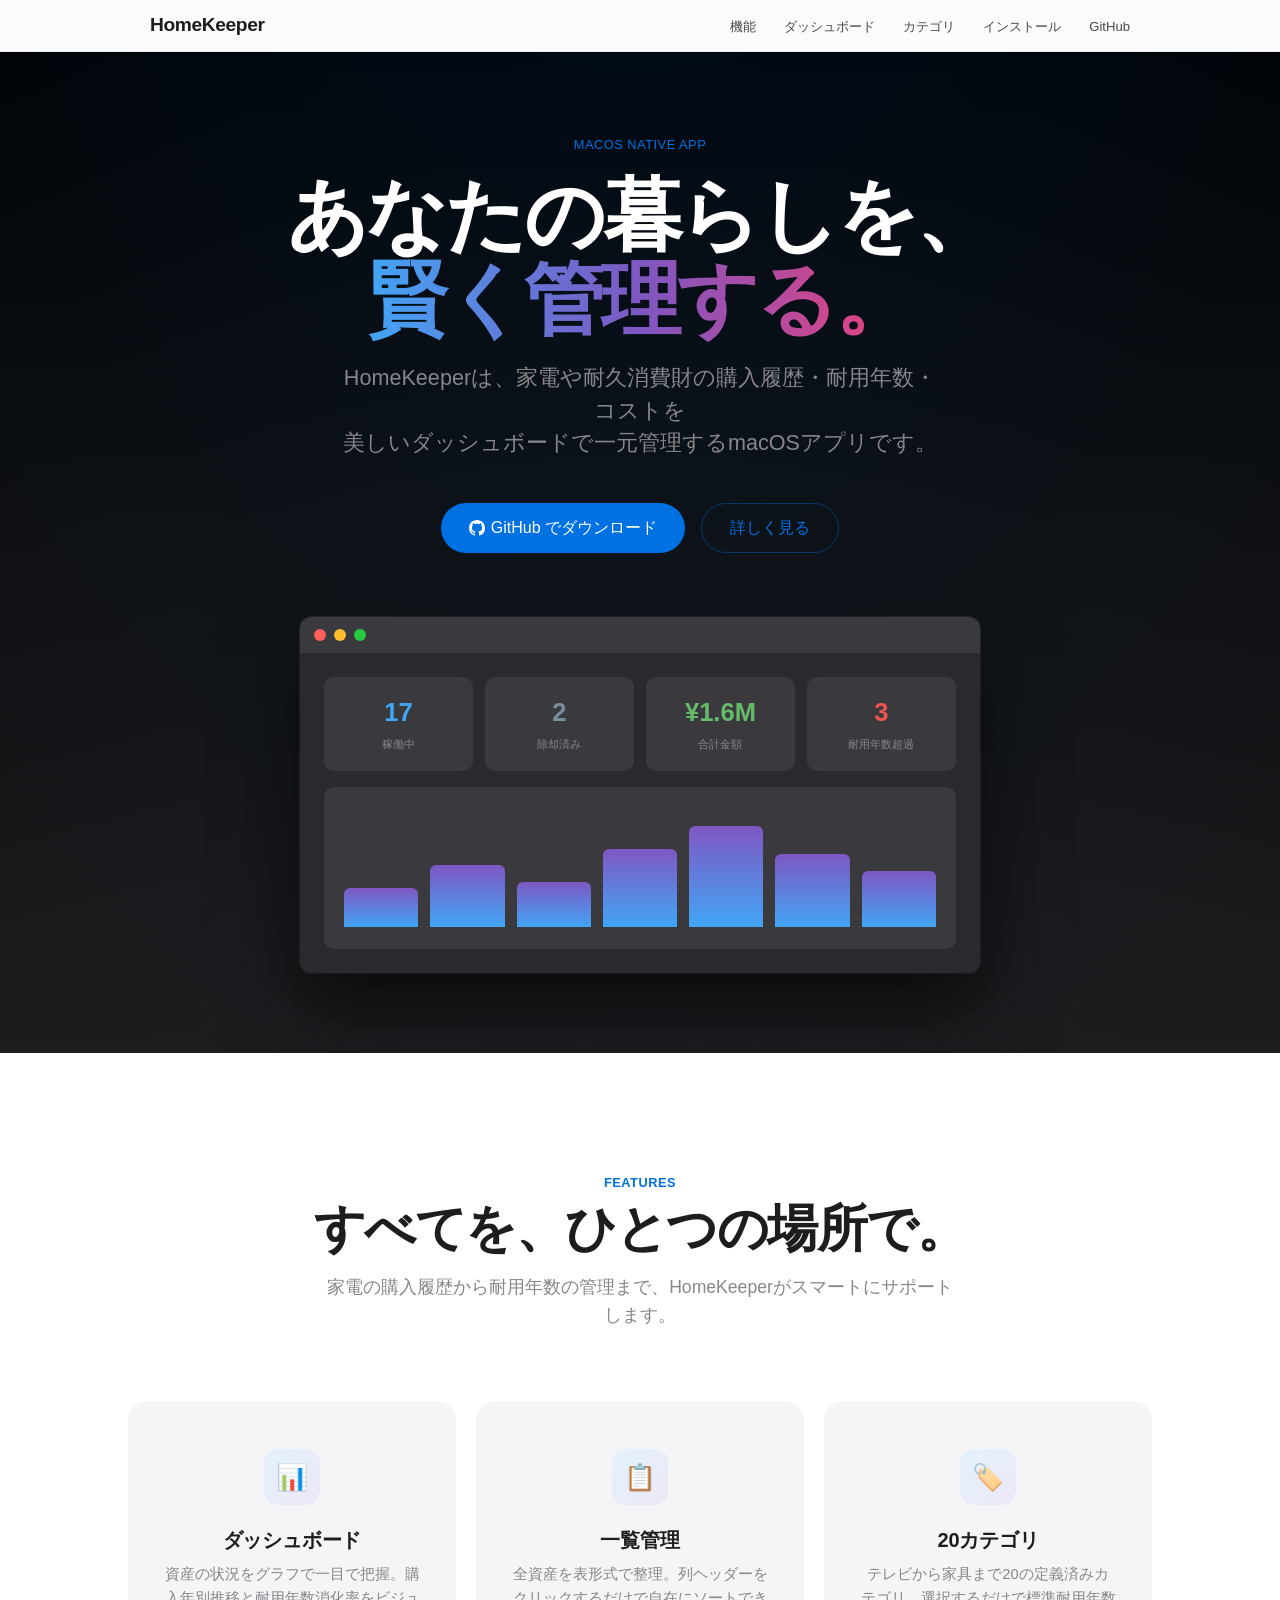
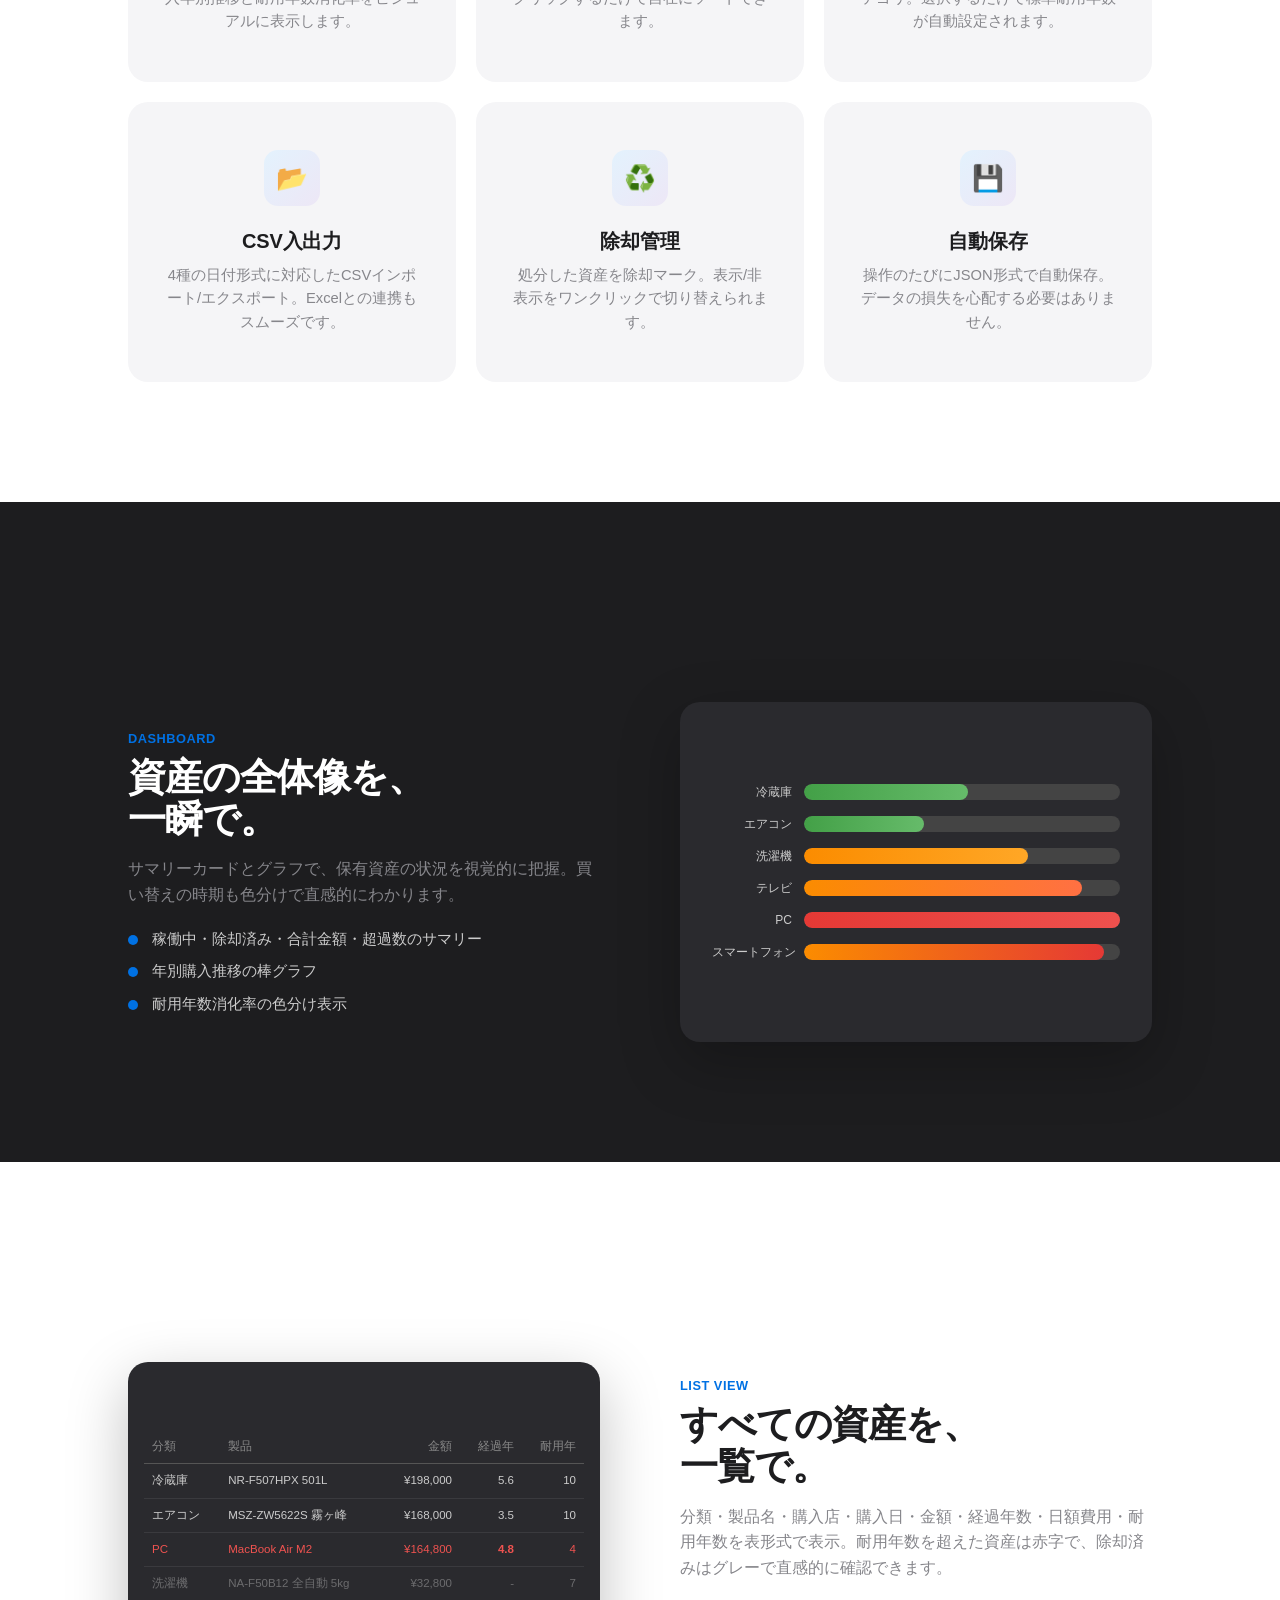
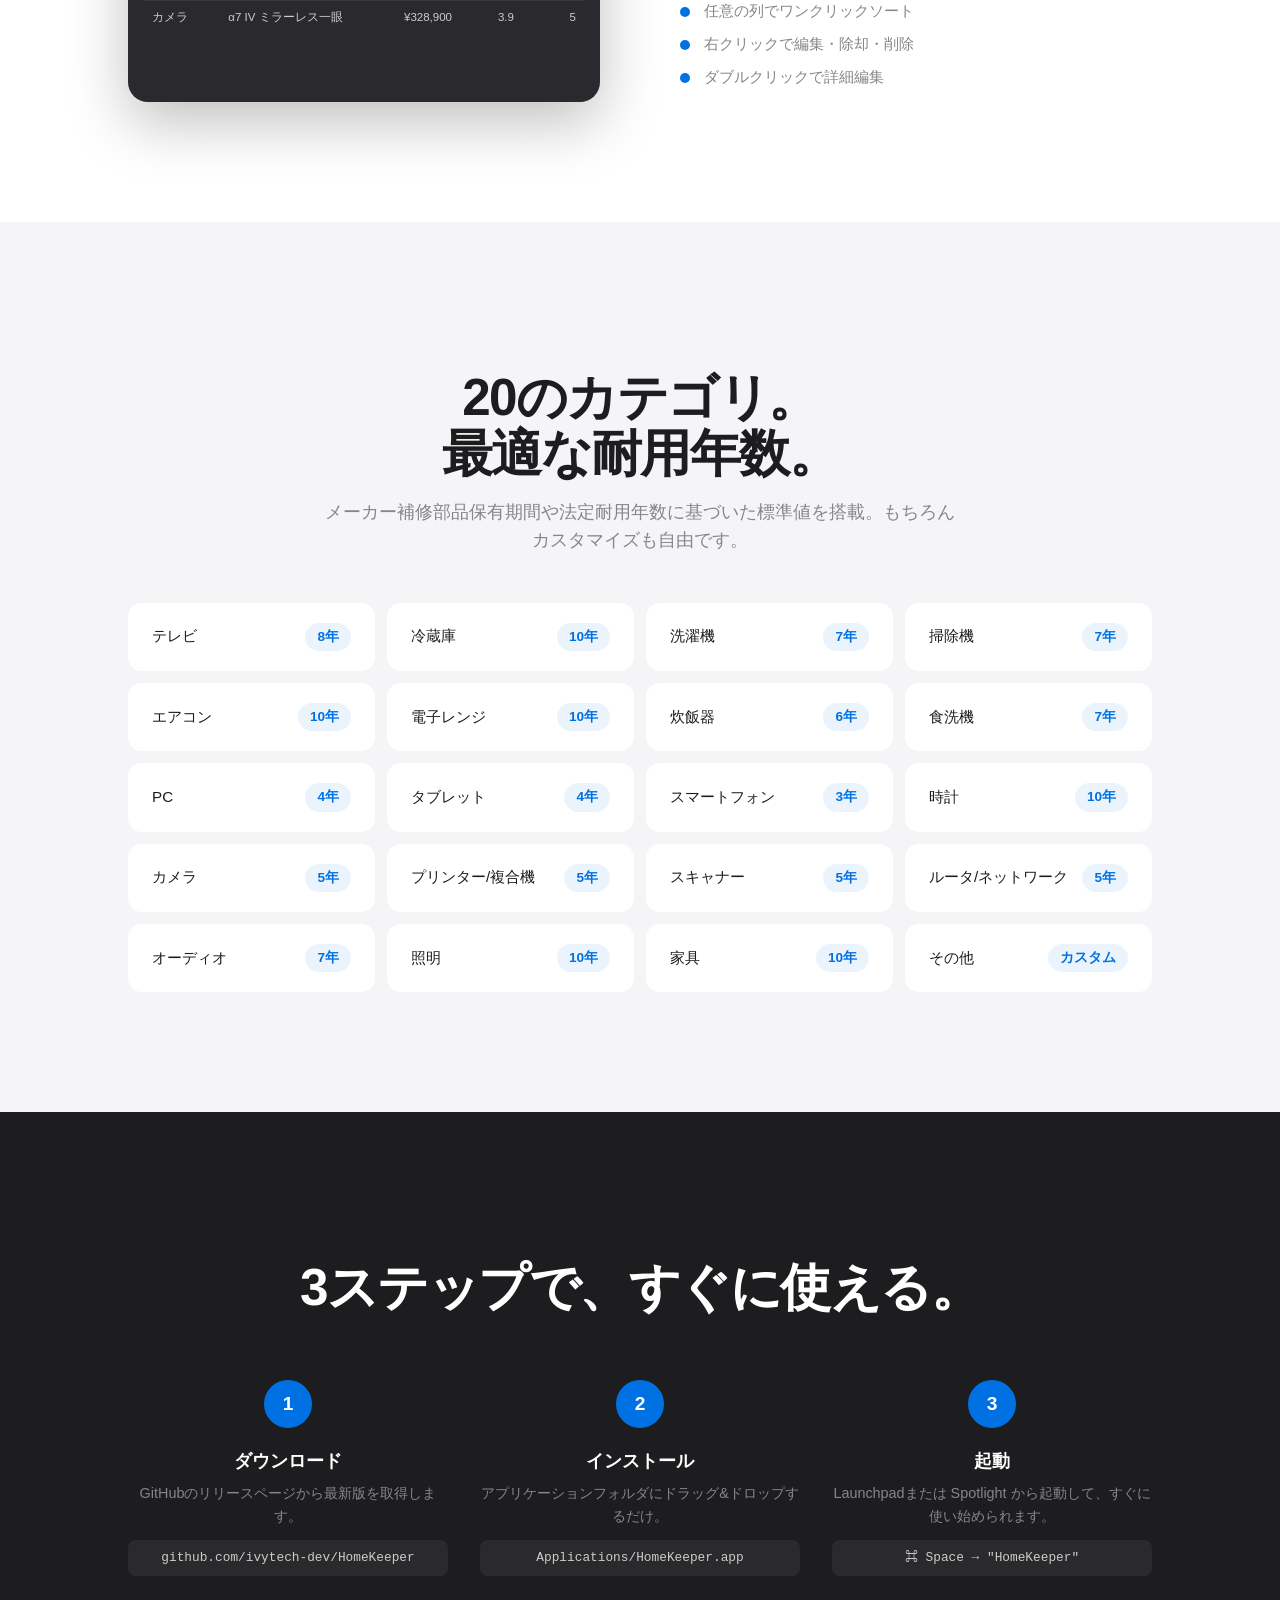
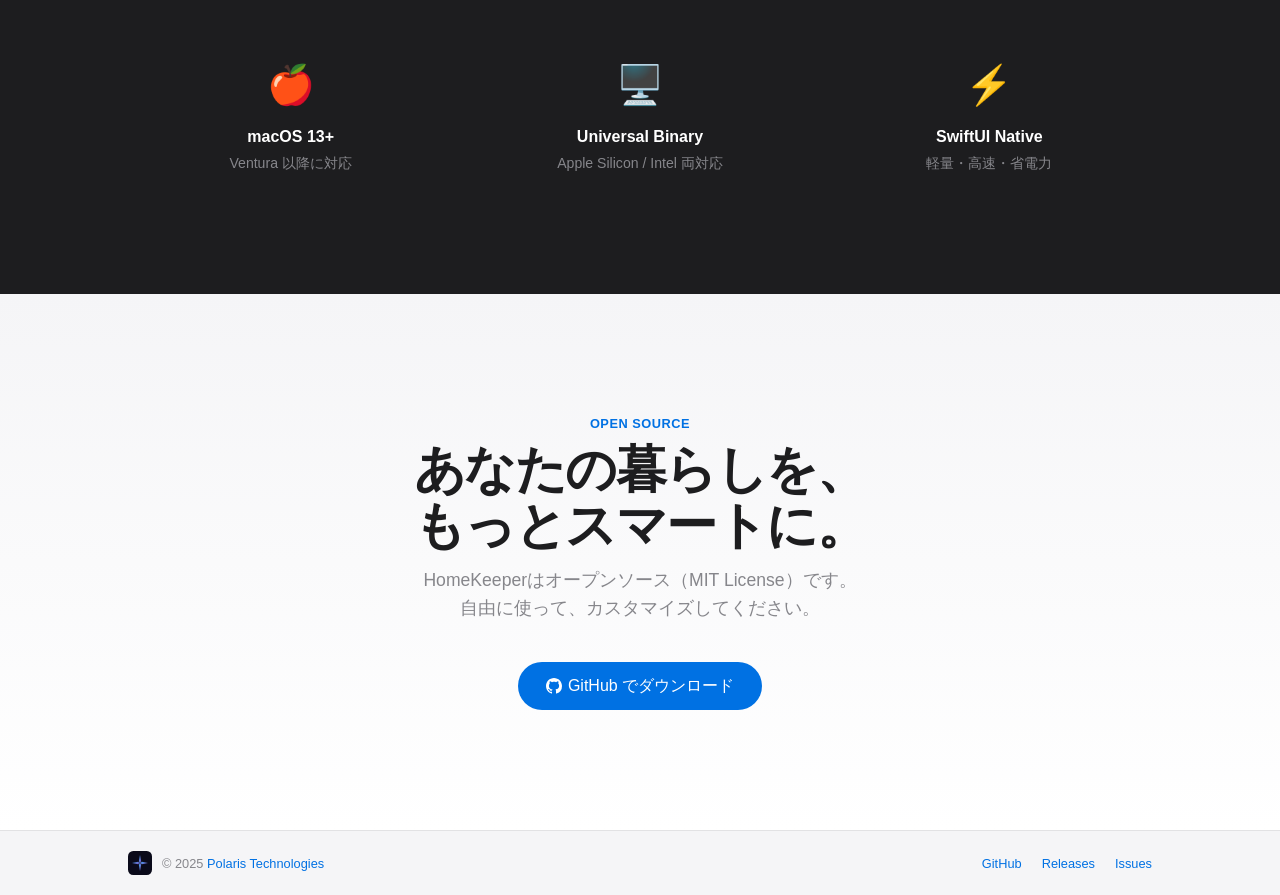
<file: docs/index.html>
<!DOCTYPE html>
<html lang="ja">
<head>
    <meta charset="UTF-8">
    <meta name="viewport" content="width=device-width, initial-scale=1.0">
    <title>HomeKeeper - 家電・耐久消費財管理アプリ for macOS</title>
    <meta name="description" content="HomeKeeperは、macOSネイティブの家電・耐久消費財管理アプリです。購入履歴、耐用年数、コストを美しいダッシュボードで一元管理。">
    <style>
        *, *::before, *::after { margin: 0; padding: 0; box-sizing: border-box; }

        :root {
            --blue: #0071e3;
            --blue-hover: #0077ED;
            --black: #1d1d1f;
            --gray-dark: #86868b;
            --gray-light: #f5f5f7;
            --white: #ffffff;
            --nav-h: 52px;
        }

        html { scroll-behavior: smooth; -webkit-font-smoothing: antialiased; }

        body {
            font-family: -apple-system, BlinkMacSystemFont, 'SF Pro Display', 'SF Pro Text', 'Helvetica Neue', Arial, sans-serif;
            color: var(--black);
            background: var(--white);
            line-height: 1.5;
            overflow-x: hidden;
        }

        /* ── Nav ────────────────────────────────── */
        nav {
            position: fixed; top: 0; width: 100%; z-index: 100;
            height: var(--nav-h);
            background: rgba(251,251,253,0.8);
            backdrop-filter: saturate(180%) blur(20px);
            -webkit-backdrop-filter: saturate(180%) blur(20px);
            border-bottom: 1px solid rgba(0,0,0,0.06);
        }
        .nav-inner {
            max-width: 1024px; margin: 0 auto; height: 100%;
            padding: 0 22px;
            display: flex; align-items: center; justify-content: space-between;
        }
        .nav-logo {
            font-size: 1.2rem; font-weight: 700; color: var(--black);
            text-decoration: none; letter-spacing: -0.02em;
        }
        .nav-links { display: flex; gap: 28px; list-style: none; }
        .nav-links a {
            color: var(--black); text-decoration: none;
            font-size: 0.82rem; font-weight: 400; opacity: 0.8;
            transition: opacity 0.3s;
        }
        .nav-links a:hover { opacity: 1; }

        @media (max-width: 734px) {
            .nav-links { gap: 16px; }
            .nav-links a { font-size: 0.75rem; }
        }

        /* ── Hero (Dark) ────────────────────────── */
        .hero {
            margin-top: var(--nav-h);
            min-height: calc(100vh - var(--nav-h));
            background: linear-gradient(180deg, #000 0%, #1d1d1f 100%);
            display: flex; align-items: center; justify-content: center;
            text-align: center; padding: 80px 24px;
            position: relative; overflow: hidden;
        }
        .hero::before {
            content: '';
            position: absolute; top: -50%; left: -50%;
            width: 200%; height: 200%;
            background: radial-gradient(ellipse at 50% 0%, rgba(0,113,227,0.12) 0%, transparent 60%);
            pointer-events: none;
        }
        .hero-inner { position: relative; max-width: 800px; }
        .hero-badge {
            display: inline-block;
            font-size: 0.8rem; font-weight: 500; letter-spacing: 0.04em;
            color: var(--blue); margin-bottom: 20px;
            text-transform: uppercase;
        }
        .hero h1 {
            font-size: clamp(3rem, 8vw, 5rem);
            font-weight: 700; letter-spacing: -0.04em;
            line-height: 1.05; color: #fff;
            margin-bottom: 20px;
        }
        .hero h1 .gradient {
            background: linear-gradient(90deg, #42a5f5, #7e57c2, #ec407a);
            -webkit-background-clip: text; -webkit-text-fill-color: transparent;
            background-clip: text;
        }
        .hero-sub {
            font-size: clamp(1.05rem, 2.5vw, 1.35rem);
            color: var(--gray-dark); font-weight: 400;
            max-width: 600px; margin: 0 auto 44px;
            line-height: 1.5;
        }
        .hero-cta { display: flex; gap: 16px; justify-content: center; flex-wrap: wrap; }
        .btn {
            display: inline-flex; align-items: center; gap: 6px;
            font-family: inherit; font-size: 1rem; font-weight: 400;
            border: none; border-radius: 980px; cursor: pointer;
            padding: 12px 28px; text-decoration: none;
            transition: background 0.3s, transform 0.2s;
        }
        .btn-blue { background: var(--blue); color: #fff; }
        .btn-blue:hover { background: var(--blue-hover); }
        .btn-outline {
            background: transparent; color: var(--blue);
            border: 1px solid rgba(0,113,227,0.4);
        }
        .btn-outline:hover { background: rgba(0,113,227,0.08); }
        .btn svg { width: 16px; height: 16px; fill: currentColor; }

        .hero-app-preview {
            margin-top: 64px;
            max-width: 680px; width: 100%; margin-left: auto; margin-right: auto;
        }
        .window-mock {
            background: #2a2a2e; border-radius: 12px;
            overflow: hidden;
            box-shadow: 0 40px 80px rgba(0,0,0,0.6), 0 0 0 1px rgba(255,255,255,0.08);
        }
        .window-titlebar {
            height: 36px; background: #3a3a3e;
            display: flex; align-items: center; padding: 0 14px; gap: 8px;
        }
        .dot { width: 12px; height: 12px; border-radius: 50%; }
        .dot-r { background: #ff5f57; }
        .dot-y { background: #febc2e; }
        .dot-g { background: #28c840; }
        .window-body {
            padding: 24px; min-height: 320px;
            display: grid; gap: 16px;
        }
        .mock-cards { display: grid; grid-template-columns: repeat(4,1fr); gap: 12px; }
        .mock-card {
            background: #3a3a3e; border-radius: 10px; padding: 16px;
            text-align: center;
        }
        .mock-card .num { font-size: 1.6rem; font-weight: 700; color: #fff; }
        .mock-card .lbl { font-size: 0.7rem; color: var(--gray-dark); margin-top: 4px; }
        .mock-chart {
            background: #3a3a3e; border-radius: 10px; padding: 20px;
        }
        .chart-bars { display: flex; align-items: flex-end; gap: 12px; height: 120px; padding-top: 8px; }
        .chart-bar {
            flex: 1; border-radius: 6px 6px 0 0;
            transition: height 1.5s cubic-bezier(0.22,1,0.36,1);
        }

        @media (max-width: 734px) {
            .hero { padding: 60px 20px; }
            .mock-cards { grid-template-columns: repeat(2,1fr); }
            .chart-bars { height: 80px; }
        }

        /* ── Section base ───────────────────────── */
        .section { padding: 120px 24px; }
        .section-inner { max-width: 1024px; margin: 0 auto; }
        .section-light { background: var(--white); }
        .section-gray { background: var(--gray-light); }
        .section-dark { background: var(--black); color: #fff; }
        .section-dark .label { color: var(--blue); }
        .section-dark .desc { color: var(--gray-dark); }

        .label {
            font-size: 0.8rem; font-weight: 600; letter-spacing: 0.04em;
            text-transform: uppercase; color: var(--blue);
            margin-bottom: 8px;
        }
        .heading {
            font-size: clamp(2rem, 5vw, 3.2rem);
            font-weight: 700; letter-spacing: -0.03em;
            line-height: 1.1; margin-bottom: 16px;
        }
        .desc {
            font-size: 1.1rem; color: var(--gray-dark);
            max-width: 640px; line-height: 1.6;
        }
        .center { text-align: center; }
        .center .desc { margin: 0 auto; }

        @media (max-width: 734px) {
            .section { padding: 80px 20px; }
        }

        /* ── Features (Apple-style stacked) ─────── */
        .features-grid {
            margin-top: 72px;
            display: grid; grid-template-columns: repeat(3,1fr); gap: 20px;
        }
        .f-card {
            background: var(--gray-light); border-radius: 20px;
            padding: 48px 36px; text-align: center;
            transition: transform 0.4s cubic-bezier(0.22,1,0.36,1), box-shadow 0.4s;
        }
        .f-card:hover {
            transform: scale(1.02);
            box-shadow: 0 12px 40px rgba(0,0,0,0.06);
        }
        .f-icon {
            width: 56px; height: 56px; border-radius: 14px;
            display: inline-flex; align-items: center; justify-content: center;
            font-size: 1.6rem; margin-bottom: 20px;
            background: linear-gradient(135deg, #e3f2fd, #ede7f6);
        }
        .f-card h3 {
            font-size: 1.25rem; font-weight: 600; letter-spacing: -0.01em;
            margin-bottom: 8px;
        }
        .f-card p { font-size: 0.92rem; color: var(--gray-dark); line-height: 1.6; }

        @media (max-width: 734px) {
            .features-grid { grid-template-columns: 1fr; gap: 16px; }
            .f-card { padding: 36px 24px; }
        }

        /* ── Highlights (side-by-side) ──────────── */
        .highlight {
            display: grid; grid-template-columns: 1fr 1fr; gap: 80px;
            align-items: center; margin-top: 80px;
        }
        .highlight.reverse { direction: rtl; }
        .highlight.reverse > * { direction: ltr; }
        .hl-visual {
            border-radius: 20px; overflow: hidden;
            background: #2a2a2e;
            box-shadow: 0 20px 60px rgba(0,0,0,0.25);
        }
        .hl-visual-inner {
            padding: 32px; min-height: 340px;
            display: flex; flex-direction: column; justify-content: center;
        }
        .hl-text .label { margin-bottom: 8px; }
        .hl-text .heading { font-size: clamp(1.6rem, 4vw, 2.4rem); margin-bottom: 16px; }
        .hl-text .desc { font-size: 1rem; }
        .hl-text ul {
            list-style: none; margin-top: 20px;
            display: flex; flex-direction: column; gap: 10px;
        }
        .hl-text li {
            font-size: 0.95rem; color: var(--gray-dark);
            padding-left: 24px; position: relative;
        }
        .hl-text li::before {
            content: ''; position: absolute; left: 0; top: 7px;
            width: 10px; height: 10px; border-radius: 50%;
            background: var(--blue);
        }

        /* Life gauge mini chart */
        .life-gauges { display: flex; flex-direction: column; gap: 14px; }
        .gauge-row { display: flex; align-items: center; gap: 12px; }
        .gauge-label { color: #ccc; font-size: 0.75rem; width: 80px; text-align: right; white-space: nowrap; }
        .gauge-bar { flex: 1; height: 16px; background: #444; border-radius: 8px; overflow: hidden; }
        .gauge-fill { height: 100%; border-radius: 8px; transition: width 1.5s cubic-bezier(0.22,1,0.36,1); }

        @media (max-width: 734px) {
            .highlight, .highlight.reverse { grid-template-columns: 1fr; gap: 40px; direction: ltr; }
            .hl-visual-inner { min-height: 240px; padding: 24px; }
        }

        /* ── Category table ─────────────────────── */
        .cat-grid {
            margin-top: 48px;
            display: grid; grid-template-columns: repeat(auto-fill, minmax(220px, 1fr)); gap: 12px;
        }
        .cat-item {
            background: var(--white); border-radius: 14px;
            padding: 20px 24px;
            display: flex; justify-content: space-between; align-items: center;
            transition: transform 0.3s, box-shadow 0.3s;
        }
        .section-gray .cat-item { background: var(--white); }
        .cat-item:hover { transform: translateY(-2px); box-shadow: 0 8px 24px rgba(0,0,0,0.06); }
        .cat-name { font-size: 0.95rem; font-weight: 500; }
        .cat-years {
            font-size: 0.85rem; font-weight: 600; color: var(--blue);
            background: rgba(0,113,227,0.08); padding: 4px 12px;
            border-radius: 980px;
        }

        /* ── Steps ──────────────────────────────── */
        .steps { margin-top: 64px; display: grid; grid-template-columns: repeat(3,1fr); gap: 32px; }
        .step-card { text-align: center; }
        .step-num {
            width: 48px; height: 48px; border-radius: 50%;
            background: var(--blue); color: #fff;
            font-size: 1.2rem; font-weight: 700;
            display: inline-flex; align-items: center; justify-content: center;
            margin-bottom: 20px;
        }
        .step-card h3 { font-size: 1.1rem; font-weight: 600; margin-bottom: 8px; }
        .step-card p { font-size: 0.9rem; color: var(--gray-dark); line-height: 1.6; }
        .step-card code {
            display: block; margin-top: 12px;
            font-size: 0.8rem; color: var(--gray-dark);
            background: var(--gray-light); padding: 8px 12px; border-radius: 8px;
            font-family: 'SF Mono', Monaco, Menlo, monospace;
        }
        .section-dark .step-card code { background: rgba(255,255,255,0.06); color: #ccc; }

        @media (max-width: 734px) {
            .steps { grid-template-columns: 1fr; gap: 40px; }
        }

        /* ── System requirements ────────────────── */
        .req-row {
            margin-top: 48px;
            display: grid; grid-template-columns: repeat(3,1fr); gap: 24px;
        }
        .req-item { text-align: center; }
        .req-icon { font-size: 2.4rem; margin-bottom: 12px; }
        .req-item h4 { font-size: 1rem; font-weight: 600; margin-bottom: 4px; }
        .req-item p { font-size: 0.88rem; color: var(--gray-dark); }
        .section-dark .req-item p { color: var(--gray-dark); }

        @media (max-width: 734px) {
            .req-row { grid-template-columns: 1fr; gap: 32px; }
        }

        /* ── CTA ────────────────────────────────── */
        .cta {
            padding: 120px 24px;
            text-align: center;
            background: linear-gradient(180deg, var(--gray-light) 0%, var(--white) 100%);
        }
        .cta .heading { margin-bottom: 12px; }
        .cta .desc { margin: 0 auto 40px; }

        /* ── Footer ─────────────────────────────── */
        footer {
            padding: 20px 24px;
            border-top: 1px solid rgba(0,0,0,0.08);
            background: var(--gray-light);
        }
        .footer-inner {
            max-width: 1024px; margin: 0 auto;
            display: flex; justify-content: space-between; align-items: center;
            flex-wrap: wrap; gap: 12px;
        }
        .footer-inner p { font-size: 0.8rem; color: var(--gray-dark); }
        .footer-inner a { color: var(--blue); text-decoration: none; font-size: 0.8rem; }
        .footer-inner a:hover { text-decoration: underline; }
        .footer-links { display: flex; gap: 20px; }

        /* ── Scroll reveal ──────────────────────── */
        .reveal {
            opacity: 0; transform: translateY(32px);
            transition: opacity 0.8s cubic-bezier(0.22,1,0.36,1), transform 0.8s cubic-bezier(0.22,1,0.36,1);
        }
        .reveal.visible { opacity: 1; transform: translateY(0); }
        .reveal-d1 { transition-delay: 0.1s; }
        .reveal-d2 { transition-delay: 0.2s; }
        .reveal-d3 { transition-delay: 0.3s; }
        .reveal-d4 { transition-delay: 0.4s; }
        .reveal-d5 { transition-delay: 0.5s; }
    </style>
</head>
<body>

<!-- Nav -->
<nav>
    <div class="nav-inner">
        <a href="#" class="nav-logo">HomeKeeper</a>
        <ul class="nav-links">
            <li><a href="#features">機能</a></li>
            <li><a href="#dashboard">ダッシュボード</a></li>
            <li><a href="#categories">カテゴリ</a></li>
            <li><a href="#install">インストール</a></li>
            <li><a href="https://github.com/ivytech-dev/HomeKeeper">GitHub</a></li>
        </ul>
    </div>
</nav>

<!-- Hero -->
<section class="hero">
    <div class="hero-inner">
        <p class="hero-badge reveal">macOS Native App</p>
        <h1 class="reveal reveal-d1">
            あなたの暮らしを、<br><span class="gradient">賢く管理する。</span>
        </h1>
        <p class="hero-sub reveal reveal-d2">
            HomeKeeperは、家電や耐久消費財の購入履歴・耐用年数・コストを<br>
            美しいダッシュボードで一元管理するmacOSアプリです。
        </p>
        <div class="hero-cta reveal reveal-d3">
            <a href="https://github.com/ivytech-dev/HomeKeeper/releases" class="btn btn-blue">
                <svg viewBox="0 0 16 16"><path d="M8 0C3.58 0 0 3.58 0 8c0 3.54 2.29 6.53 5.47 7.59.4.07.55-.17.55-.38 0-.19-.01-.82-.01-1.49-2.01.37-2.53-.49-2.69-.94-.09-.23-.48-.94-.82-1.13-.28-.15-.68-.52-.01-.53.63-.01 1.08.58 1.23.82.72 1.21 1.87.87 2.33.66.07-.52.28-.87.51-1.07-1.78-.2-3.64-.89-3.64-3.95 0-.87.31-1.59.82-2.15-.08-.2-.36-1.02.08-2.12 0 0 .67-.21 2.2.82.64-.18 1.32-.27 2-.27.68 0 1.36.09 2 .27 1.53-1.04 2.2-.82 2.2-.82.44 1.1.16 1.92.08 2.12.51.56.82 1.27.82 2.15 0 3.07-1.87 3.75-3.65 3.95.29.25.54.73.54 1.48 0 1.07-.01 1.93-.01 2.2 0 .21.15.46.55.38A8.01 8.01 0 0016 8c0-4.42-3.58-8-8-8z"/></svg>
                GitHub でダウンロード
            </a>
            <a href="#features" class="btn btn-outline">詳しく見る</a>
        </div>

        <!-- App Preview Mock -->
        <div class="hero-app-preview reveal reveal-d4">
            <div class="window-mock">
                <div class="window-titlebar">
                    <span class="dot dot-r"></span>
                    <span class="dot dot-y"></span>
                    <span class="dot dot-g"></span>
                </div>
                <div class="window-body">
                    <div class="mock-cards">
                        <div class="mock-card">
                            <div class="num" style="color:#42a5f5">17</div>
                            <div class="lbl">稼働中</div>
                        </div>
                        <div class="mock-card">
                            <div class="num" style="color:#78909c">2</div>
                            <div class="lbl">除却済み</div>
                        </div>
                        <div class="mock-card">
                            <div class="num" style="color:#66bb6a">¥1.6M</div>
                            <div class="lbl">合計金額</div>
                        </div>
                        <div class="mock-card">
                            <div class="num" style="color:#ef5350">3</div>
                            <div class="lbl">耐用年数超過</div>
                        </div>
                    </div>
                    <div class="mock-chart">
                        <div class="chart-bars" id="heroChart">
                            <div class="chart-bar" style="background:linear-gradient(to top,#42a5f5,#7e57c2);height:0%"></div>
                            <div class="chart-bar" style="background:linear-gradient(to top,#42a5f5,#7e57c2);height:0%"></div>
                            <div class="chart-bar" style="background:linear-gradient(to top,#42a5f5,#7e57c2);height:0%"></div>
                            <div class="chart-bar" style="background:linear-gradient(to top,#42a5f5,#7e57c2);height:0%"></div>
                            <div class="chart-bar" style="background:linear-gradient(to top,#42a5f5,#7e57c2);height:0%"></div>
                            <div class="chart-bar" style="background:linear-gradient(to top,#42a5f5,#7e57c2);height:0%"></div>
                            <div class="chart-bar" style="background:linear-gradient(to top,#42a5f5,#7e57c2);height:0%"></div>
                        </div>
                    </div>
                </div>
            </div>
        </div>
    </div>
</section>

<!-- Features -->
<section class="section section-light" id="features">
    <div class="section-inner center">
        <p class="label reveal">Features</p>
        <h2 class="heading reveal reveal-d1">すべてを、ひとつの場所で。</h2>
        <p class="desc reveal reveal-d2">家電の購入履歴から耐用年数の管理まで、HomeKeeperがスマートにサポートします。</p>

        <div class="features-grid">
            <div class="f-card reveal reveal-d1">
                <div class="f-icon">📊</div>
                <h3>ダッシュボード</h3>
                <p>資産の状況をグラフで一目で把握。購入年別推移と耐用年数消化率をビジュアルに表示します。</p>
            </div>
            <div class="f-card reveal reveal-d2">
                <div class="f-icon">📋</div>
                <h3>一覧管理</h3>
                <p>全資産を表形式で整理。列ヘッダーをクリックするだけで自在にソートできます。</p>
            </div>
            <div class="f-card reveal reveal-d3">
                <div class="f-icon">🏷️</div>
                <h3>20カテゴリ</h3>
                <p>テレビから家具まで20の定義済みカテゴリ。選択するだけで標準耐用年数が自動設定されます。</p>
            </div>
            <div class="f-card reveal reveal-d1">
                <div class="f-icon">📂</div>
                <h3>CSV入出力</h3>
                <p>4種の日付形式に対応したCSVインポート/エクスポート。Excelとの連携もスムーズです。</p>
            </div>
            <div class="f-card reveal reveal-d2">
                <div class="f-icon">♻️</div>
                <h3>除却管理</h3>
                <p>処分した資産を除却マーク。表示/非表示をワンクリックで切り替えられます。</p>
            </div>
            <div class="f-card reveal reveal-d3">
                <div class="f-icon">💾</div>
                <h3>自動保存</h3>
                <p>操作のたびにJSON形式で自動保存。データの損失を心配する必要はありません。</p>
            </div>
        </div>
    </div>
</section>

<!-- Dashboard Highlight -->
<section class="section section-dark" id="dashboard">
    <div class="section-inner">
        <div class="highlight">
            <div class="hl-text reveal">
                <p class="label">Dashboard</p>
                <h2 class="heading" style="color:#fff">資産の全体像を、<br>一瞬で。</h2>
                <p class="desc">サマリーカードとグラフで、保有資産の状況を視覚的に把握。買い替えの時期も色分けで直感的にわかります。</p>
                <ul>
                    <li style="color:#ccc">稼働中・除却済み・合計金額・超過数のサマリー</li>
                    <li style="color:#ccc">年別購入推移の棒グラフ</li>
                    <li style="color:#ccc">耐用年数消化率の色分け表示</li>
                </ul>
            </div>
            <div class="hl-visual reveal reveal-d2">
                <div class="hl-visual-inner">
                    <div class="life-gauges" id="gauges">
                        <div class="gauge-row"><span class="gauge-label">冷蔵庫</span><div class="gauge-bar"><div class="gauge-fill" data-w="52" style="width:0;background:linear-gradient(90deg,#43a047,#66bb6a)"></div></div></div>
                        <div class="gauge-row"><span class="gauge-label">エアコン</span><div class="gauge-bar"><div class="gauge-fill" data-w="38" style="width:0;background:linear-gradient(90deg,#43a047,#66bb6a)"></div></div></div>
                        <div class="gauge-row"><span class="gauge-label">洗濯機</span><div class="gauge-bar"><div class="gauge-fill" data-w="71" style="width:0;background:linear-gradient(90deg,#fb8c00,#ffa726)"></div></div></div>
                        <div class="gauge-row"><span class="gauge-label">テレビ</span><div class="gauge-bar"><div class="gauge-fill" data-w="88" style="width:0;background:linear-gradient(90deg,#fb8c00,#ff7043)"></div></div></div>
                        <div class="gauge-row"><span class="gauge-label">PC</span><div class="gauge-bar"><div class="gauge-fill" data-w="110" style="width:0;background:linear-gradient(90deg,#e53935,#ef5350)"></div></div></div>
                        <div class="gauge-row"><span class="gauge-label">スマートフォン</span><div class="gauge-bar"><div class="gauge-fill" data-w="95" style="width:0;background:linear-gradient(90deg,#fb8c00,#e53935)"></div></div></div>
                    </div>
                </div>
            </div>
        </div>
    </div>
</section>

<!-- List Highlight -->
<section class="section section-light">
    <div class="section-inner">
        <div class="highlight reverse">
            <div class="hl-text reveal">
                <p class="label">List View</p>
                <h2 class="heading">すべての資産を、<br>一覧で。</h2>
                <p class="desc">分類・製品名・購入店・購入日・金額・経過年数・日額費用・耐用年数を表形式で表示。耐用年数を超えた資産は赤字で、除却済みはグレーで直感的に確認できます。</p>
                <ul>
                    <li>任意の列でワンクリックソート</li>
                    <li>右クリックで編集・除却・削除</li>
                    <li>ダブルクリックで詳細編集</li>
                </ul>
            </div>
            <div class="hl-visual reveal reveal-d2">
                <div class="hl-visual-inner" style="padding:16px">
                    <table style="width:100%;border-collapse:collapse;font-size:0.72rem;color:#ccc">
                        <thead><tr style="border-bottom:1px solid #555">
                            <th style="padding:8px;text-align:left;color:#888;font-weight:500">分類</th>
                            <th style="padding:8px;text-align:left;color:#888;font-weight:500">製品</th>
                            <th style="padding:8px;text-align:right;color:#888;font-weight:500">金額</th>
                            <th style="padding:8px;text-align:right;color:#888;font-weight:500">経過年</th>
                            <th style="padding:8px;text-align:right;color:#888;font-weight:500">耐用年</th>
                        </tr></thead>
                        <tbody>
                            <tr style="border-bottom:1px solid #3a3a3e"><td style="padding:8px">冷蔵庫</td><td style="padding:8px">NR-F507HPX 501L</td><td style="padding:8px;text-align:right">¥198,000</td><td style="padding:8px;text-align:right">5.6</td><td style="padding:8px;text-align:right">10</td></tr>
                            <tr style="border-bottom:1px solid #3a3a3e"><td style="padding:8px">エアコン</td><td style="padding:8px">MSZ-ZW5622S 霧ヶ峰</td><td style="padding:8px;text-align:right">¥168,000</td><td style="padding:8px;text-align:right">3.5</td><td style="padding:8px;text-align:right">10</td></tr>
                            <tr style="border-bottom:1px solid #3a3a3e;color:#ef5350"><td style="padding:8px">PC</td><td style="padding:8px">MacBook Air M2</td><td style="padding:8px;text-align:right">¥164,800</td><td style="padding:8px;text-align:right;font-weight:600">4.8</td><td style="padding:8px;text-align:right">4</td></tr>
                            <tr style="border-bottom:1px solid #3a3a3e;opacity:0.4"><td style="padding:8px">洗濯機</td><td style="padding:8px">NA-F50B12 全自動 5kg</td><td style="padding:8px;text-align:right">¥32,800</td><td style="padding:8px;text-align:right">-</td><td style="padding:8px;text-align:right">7</td></tr>
                            <tr><td style="padding:8px">カメラ</td><td style="padding:8px">α7 IV ミラーレス一眼</td><td style="padding:8px;text-align:right">¥328,900</td><td style="padding:8px;text-align:right">3.9</td><td style="padding:8px;text-align:right">5</td></tr>
                        </tbody>
                    </table>
                </div>
            </div>
        </div>
    </div>
</section>

<!-- Categories -->
<section class="section section-gray" id="categories">
    <div class="section-inner center">
        <p class="label reveal">Categories</p>
        <h2 class="heading reveal reveal-d1">20のカテゴリ。<br>最適な耐用年数。</h2>
        <p class="desc reveal reveal-d2">メーカー補修部品保有期間や法定耐用年数に基づいた標準値を搭載。もちろんカスタマイズも自由です。</p>

        <div class="cat-grid">
            <div class="cat-item reveal"><span class="cat-name">テレビ</span><span class="cat-years">8年</span></div>
            <div class="cat-item reveal"><span class="cat-name">冷蔵庫</span><span class="cat-years">10年</span></div>
            <div class="cat-item reveal"><span class="cat-name">洗濯機</span><span class="cat-years">7年</span></div>
            <div class="cat-item reveal"><span class="cat-name">掃除機</span><span class="cat-years">7年</span></div>
            <div class="cat-item reveal"><span class="cat-name">エアコン</span><span class="cat-years">10年</span></div>
            <div class="cat-item reveal"><span class="cat-name">電子レンジ</span><span class="cat-years">10年</span></div>
            <div class="cat-item reveal"><span class="cat-name">炊飯器</span><span class="cat-years">6年</span></div>
            <div class="cat-item reveal"><span class="cat-name">食洗機</span><span class="cat-years">7年</span></div>
            <div class="cat-item reveal"><span class="cat-name">PC</span><span class="cat-years">4年</span></div>
            <div class="cat-item reveal"><span class="cat-name">タブレット</span><span class="cat-years">4年</span></div>
            <div class="cat-item reveal"><span class="cat-name">スマートフォン</span><span class="cat-years">3年</span></div>
            <div class="cat-item reveal"><span class="cat-name">時計</span><span class="cat-years">10年</span></div>
            <div class="cat-item reveal"><span class="cat-name">カメラ</span><span class="cat-years">5年</span></div>
            <div class="cat-item reveal"><span class="cat-name">プリンター/複合機</span><span class="cat-years">5年</span></div>
            <div class="cat-item reveal"><span class="cat-name">スキャナー</span><span class="cat-years">5年</span></div>
            <div class="cat-item reveal"><span class="cat-name">ルータ/ネットワーク</span><span class="cat-years">5年</span></div>
            <div class="cat-item reveal"><span class="cat-name">オーディオ</span><span class="cat-years">7年</span></div>
            <div class="cat-item reveal"><span class="cat-name">照明</span><span class="cat-years">10年</span></div>
            <div class="cat-item reveal"><span class="cat-name">家具</span><span class="cat-years">10年</span></div>
            <div class="cat-item reveal"><span class="cat-name">その他</span><span class="cat-years">カスタム</span></div>
        </div>
    </div>
</section>

<!-- Install -->
<section class="section section-dark" id="install">
    <div class="section-inner center">
        <p class="label reveal">Get Started</p>
        <h2 class="heading reveal reveal-d1" style="color:#fff">3ステップで、すぐに使える。</h2>

        <div class="steps">
            <div class="step-card reveal reveal-d1">
                <div class="step-num">1</div>
                <h3 style="color:#fff">ダウンロード</h3>
                <p>GitHubのリリースページから最新版を取得します。</p>
                <code>github.com/ivytech-dev/HomeKeeper</code>
            </div>
            <div class="step-card reveal reveal-d2">
                <div class="step-num">2</div>
                <h3 style="color:#fff">インストール</h3>
                <p>アプリケーションフォルダにドラッグ&ドロップするだけ。</p>
                <code>Applications/HomeKeeper.app</code>
            </div>
            <div class="step-card reveal reveal-d3">
                <div class="step-num">3</div>
                <h3 style="color:#fff">起動</h3>
                <p>Launchpadまたは Spotlight から起動して、すぐに使い始められます。</p>
                <code>⌘ Space → "HomeKeeper"</code>
            </div>
        </div>

        <div class="req-row" style="margin-top:80px">
            <div class="req-item reveal reveal-d1">
                <div class="req-icon">🍎</div>
                <h4 style="color:#fff">macOS 13+</h4>
                <p>Ventura 以降に対応</p>
            </div>
            <div class="req-item reveal reveal-d2">
                <div class="req-icon">🖥️</div>
                <h4 style="color:#fff">Universal Binary</h4>
                <p>Apple Silicon / Intel 両対応</p>
            </div>
            <div class="req-item reveal reveal-d3">
                <div class="req-icon">⚡</div>
                <h4 style="color:#fff">SwiftUI Native</h4>
                <p>軽量・高速・省電力</p>
            </div>
        </div>
    </div>
</section>

<!-- CTA -->
<section class="cta">
    <p class="label reveal">Open Source</p>
    <h2 class="heading reveal reveal-d1">あなたの暮らしを、<br>もっとスマートに。</h2>
    <p class="desc reveal reveal-d2" style="margin:0 auto 40px">HomeKeeperはオープンソース（MIT License）です。<br>自由に使って、カスタマイズしてください。</p>
    <div class="reveal reveal-d3">
        <a href="https://github.com/ivytech-dev/HomeKeeper/releases" class="btn btn-blue">
            <svg viewBox="0 0 16 16" style="width:16px;height:16px;fill:#fff"><path d="M8 0C3.58 0 0 3.58 0 8c0 3.54 2.29 6.53 5.47 7.59.4.07.55-.17.55-.38 0-.19-.01-.82-.01-1.49-2.01.37-2.53-.49-2.69-.94-.09-.23-.48-.94-.82-1.13-.28-.15-.68-.52-.01-.53.63-.01 1.08.58 1.23.82.72 1.21 1.87.87 2.33.66.07-.52.28-.87.51-1.07-1.78-.2-3.64-.89-3.64-3.95 0-.87.31-1.59.82-2.15-.08-.2-.36-1.02.08-2.12 0 0 .67-.21 2.2.82.64-.18 1.32-.27 2-.27.68 0 1.36.09 2 .27 1.53-1.04 2.2-.82 2.2-.82.44 1.1.16 1.92.08 2.12.51.56.82 1.27.82 2.15 0 3.07-1.87 3.75-3.65 3.95.29.25.54.73.54 1.48 0 1.07-.01 1.93-.01 2.2 0 .21.15.46.55.38A8.01 8.01 0 0016 8c0-4.42-3.58-8-8-8z"/></svg>
            GitHub でダウンロード
        </a>
    </div>
</section>

<!-- Footer -->
<footer>
    <div class="footer-inner">
        <div style="display:flex;align-items:center;gap:10px">
            <svg xmlns="http://www.w3.org/2000/svg" viewBox="0 0 120 120" width="24" height="24">
                <defs><linearGradient id="fi" x1="0%" y1="0%" x2="100%" y2="100%"><stop offset="0%" style="stop-color:#42a5f5"/><stop offset="100%" style="stop-color:#7e57c2"/></linearGradient></defs>
                <rect width="120" height="120" rx="26" fill="#0a0a1a"/>
                <g transform="translate(60,60)"><path d="M0,-40 L6,-9 0,-3 -6,-9Z" fill="url(#fi)"/><path d="M0,40 L6,9 0,3 -6,9Z" fill="url(#fi)"/><path d="M-40,0 L-9,6 -3,0 -9,-6Z" fill="url(#fi)"/><path d="M40,0 L9,6 3,0 9,-6Z" fill="url(#fi)"/><circle r="4" fill="url(#fi)"/><circle r="1.5" fill="#fff" opacity="0.8"/></g>
            </svg>
            <p>&copy; 2025 <a href="https://github.com/ivytech-dev">Polaris Technologies</a></p>
        </div>
        <div class="footer-links">
            <a href="https://github.com/ivytech-dev/HomeKeeper">GitHub</a>
            <a href="https://github.com/ivytech-dev/HomeKeeper/releases">Releases</a>
            <a href="https://github.com/ivytech-dev/HomeKeeper/issues">Issues</a>
        </div>
    </div>
</footer>

<script>
// Scroll reveal
const obs = new IntersectionObserver((entries) => {
    entries.forEach(e => { if (e.isIntersecting) { e.target.classList.add('visible'); obs.unobserve(e.target); } });
}, { threshold: 0.12, rootMargin: '0px 0px -60px 0px' });
document.querySelectorAll('.reveal').forEach(el => obs.observe(el));

// Hero chart animation
setTimeout(() => {
    const heights = [35, 55, 40, 70, 90, 65, 50];
    document.querySelectorAll('#heroChart .chart-bar').forEach((bar, i) => {
        setTimeout(() => { bar.style.height = heights[i] + '%'; }, i * 100);
    });
}, 800);

// Gauge animation
const gaugeObs = new IntersectionObserver((entries) => {
    entries.forEach(e => {
        if (e.isIntersecting) {
            e.target.querySelectorAll('.gauge-fill').forEach(g => {
                const w = Math.min(parseInt(g.dataset.w), 120);
                setTimeout(() => { g.style.width = w + '%'; }, 200);
            });
            gaugeObs.unobserve(e.target);
        }
    });
}, { threshold: 0.3 });
const gaugesEl = document.getElementById('gauges');
if (gaugesEl) gaugeObs.observe(gaugesEl);

// Smooth anchor scrolling
document.querySelectorAll('a[href^="#"]').forEach(a => {
    a.addEventListener('click', e => {
        e.preventDefault();
        const t = document.querySelector(a.getAttribute('href'));
        if (t) t.scrollIntoView({ behavior: 'smooth', block: 'start' });
    });
});

// Nav shadow on scroll
const nav = document.querySelector('nav');
window.addEventListener('scroll', () => {
    nav.style.borderBottomColor = window.scrollY > 10 ? 'rgba(0,0,0,0.1)' : 'rgba(0,0,0,0.06)';
});
</script>

</body>
</html>
</file>
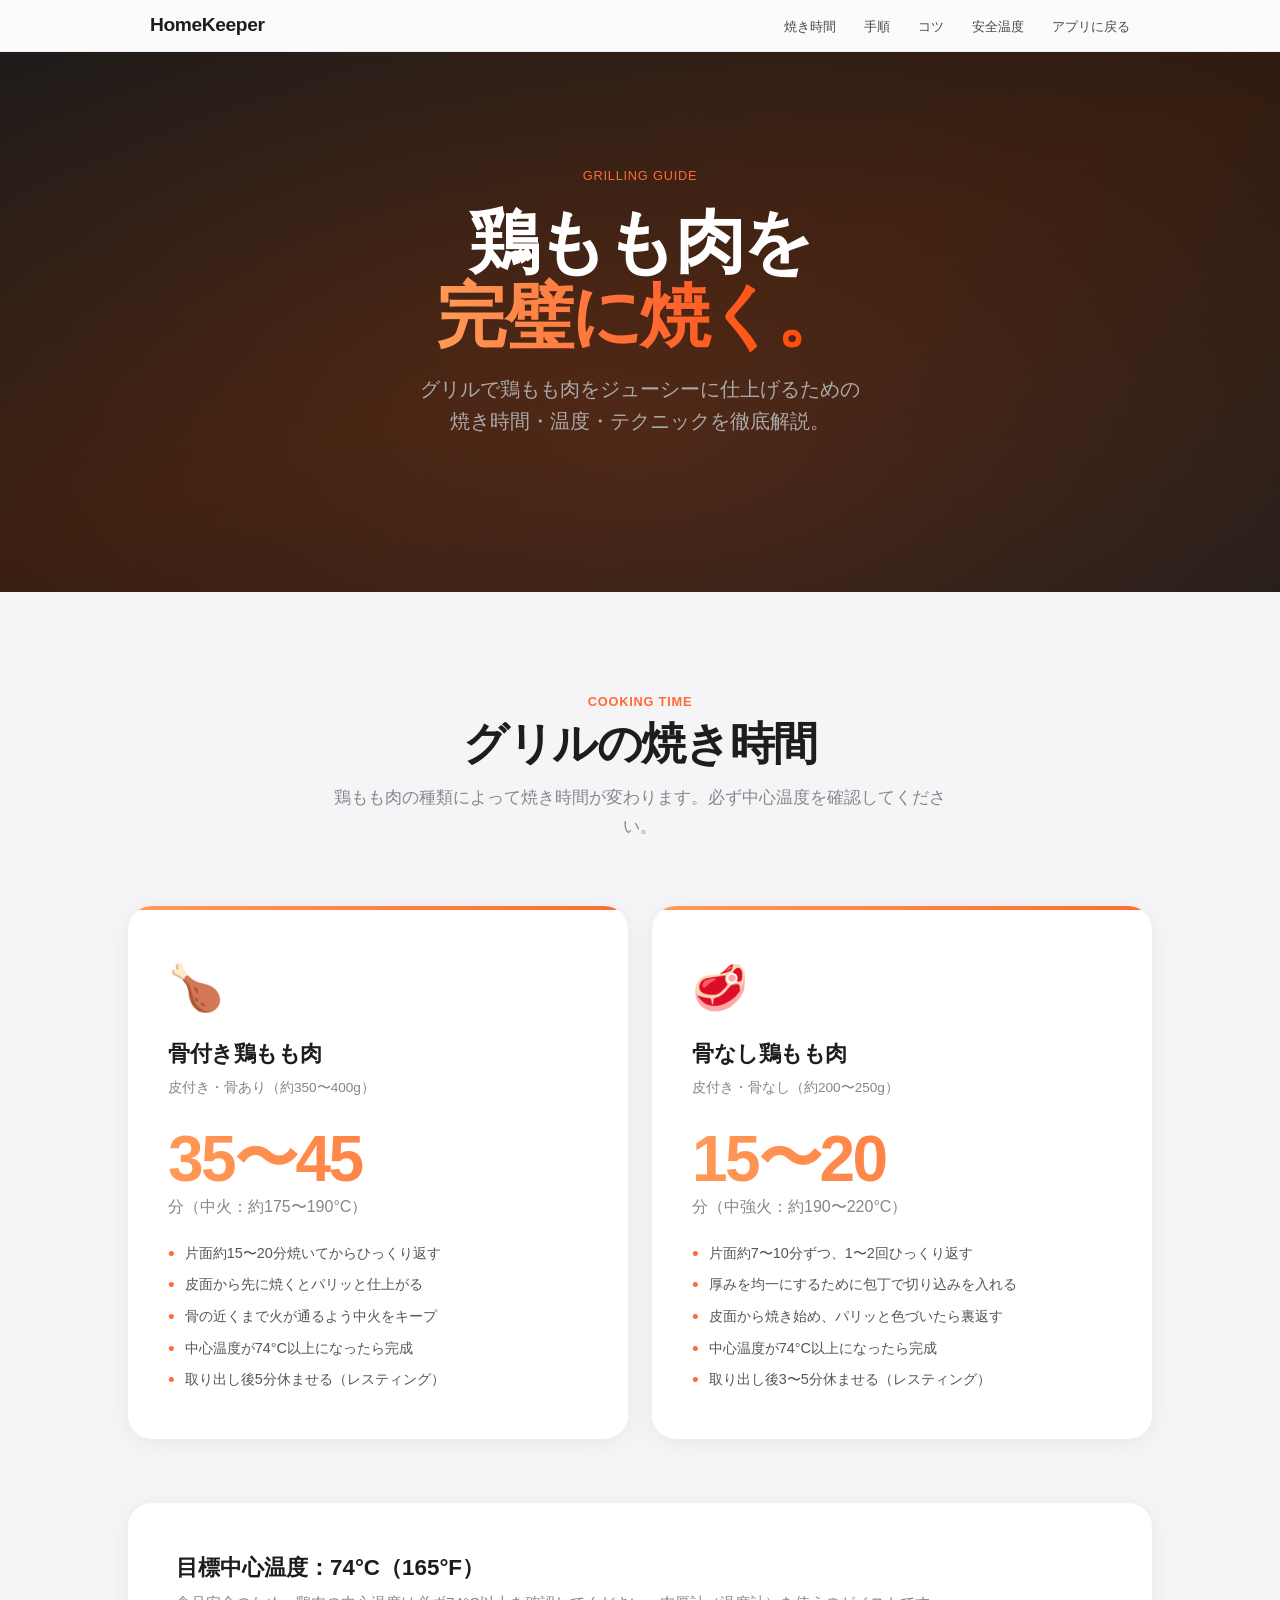
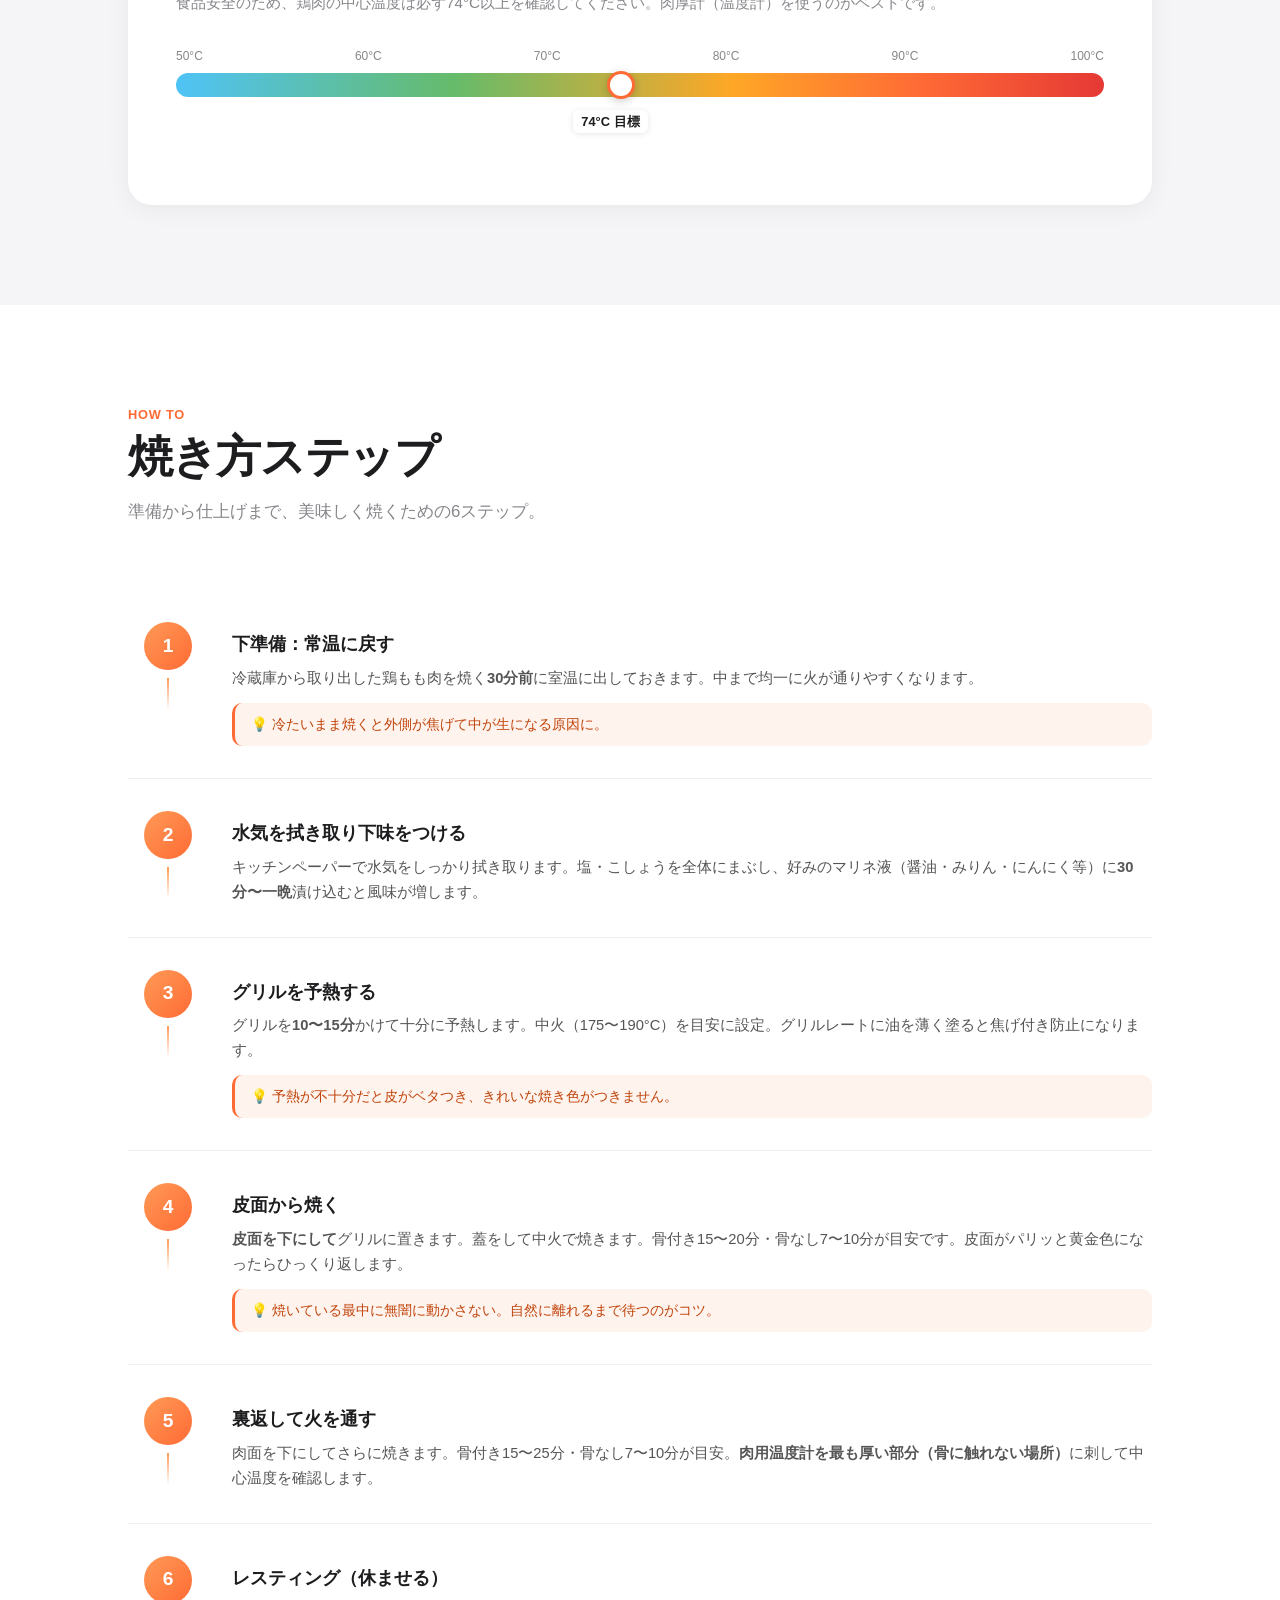
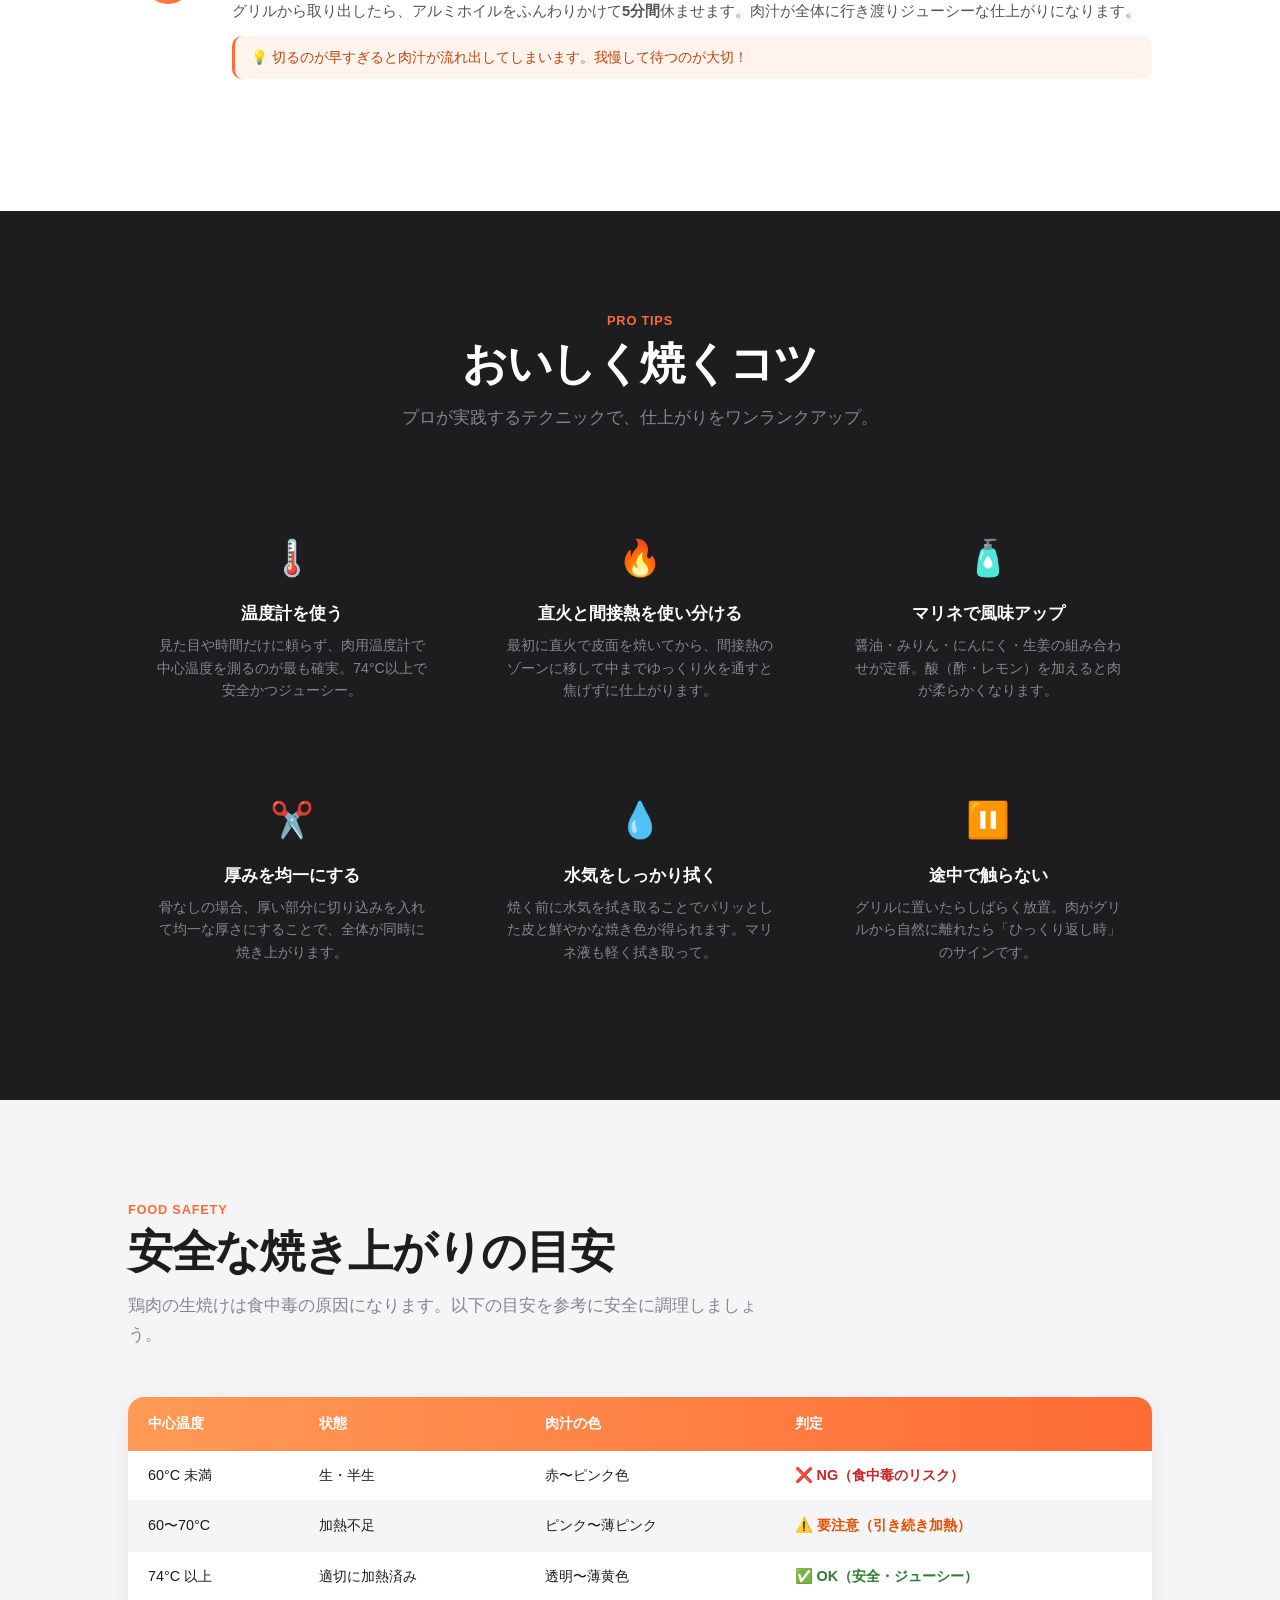
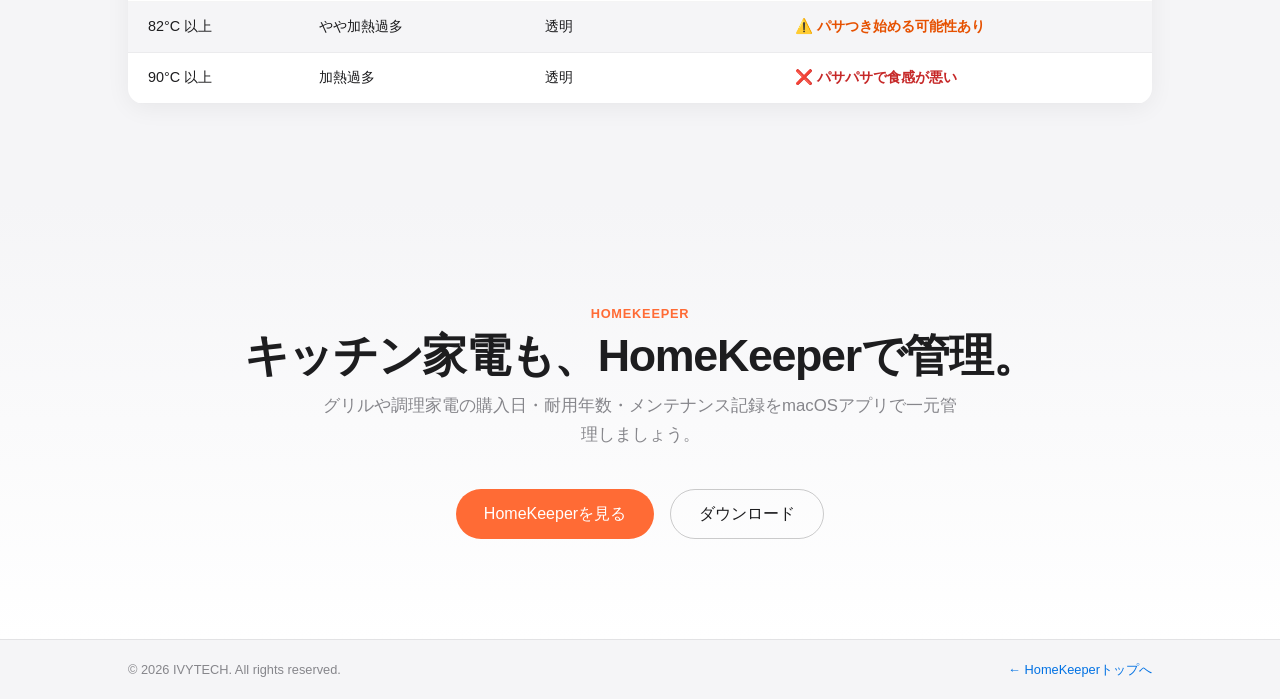
<file: docs/chicken-grilling-guide.html>
<!DOCTYPE html>
<html lang="ja">
<head>
    <meta charset="UTF-8">
    <meta name="viewport" content="width=device-width, initial-scale=1.0">
    <title>鶏もも肉のグリル完全ガイド - HomeKeeper</title>
    <meta name="description" content="グリルで鶏もも肉を完璧に焼くための時間・温度・テクニックを解説。骨付き・骨なし別の焼き時間目安と、プロが教えるコツを紹介します。">
    <style>
        *, *::before, *::after { margin: 0; padding: 0; box-sizing: border-box; }

        :root {
            --blue: #0071e3;
            --blue-hover: #0077ED;
            --black: #1d1d1f;
            --gray-dark: #86868b;
            --gray-light: #f5f5f7;
            --white: #ffffff;
            --nav-h: 52px;
            --orange: #ff6b35;
            --orange-light: #fff3ee;
        }

        html { scroll-behavior: smooth; -webkit-font-smoothing: antialiased; }

        body {
            font-family: -apple-system, BlinkMacSystemFont, 'SF Pro Display', 'SF Pro Text', 'Helvetica Neue', Arial, sans-serif;
            color: var(--black);
            background: var(--white);
            line-height: 1.5;
            overflow-x: hidden;
        }

        /* ── Nav ────────────────────────────────── */
        nav {
            position: fixed; top: 0; width: 100%; z-index: 100;
            height: var(--nav-h);
            background: rgba(251,251,253,0.8);
            backdrop-filter: saturate(180%) blur(20px);
            -webkit-backdrop-filter: saturate(180%) blur(20px);
            border-bottom: 1px solid rgba(0,0,0,0.06);
        }
        .nav-inner {
            max-width: 1024px; margin: 0 auto; height: 100%;
            padding: 0 22px;
            display: flex; align-items: center; justify-content: space-between;
        }
        .nav-logo {
            font-size: 1.2rem; font-weight: 700; color: var(--black);
            text-decoration: none; letter-spacing: -0.02em;
        }
        .nav-links { display: flex; gap: 28px; list-style: none; }
        .nav-links a {
            color: var(--black); text-decoration: none;
            font-size: 0.82rem; font-weight: 400; opacity: 0.8;
            transition: opacity 0.3s;
        }
        .nav-links a:hover { opacity: 1; }

        @media (max-width: 734px) {
            .nav-links { gap: 16px; }
            .nav-links a { font-size: 0.75rem; }
        }

        /* ── Hero ───────────────────────────────── */
        .hero {
            margin-top: var(--nav-h);
            min-height: 60vh;
            background: linear-gradient(160deg, #1a1a1a 0%, #2d1a0e 50%, #1a1a1a 100%);
            display: flex; align-items: center; justify-content: center;
            text-align: center; padding: 80px 24px;
            position: relative; overflow: hidden;
        }
        .hero::before {
            content: '';
            position: absolute; top: -50%; left: -50%;
            width: 200%; height: 200%;
            background: radial-gradient(ellipse at 50% 60%, rgba(255,107,53,0.18) 0%, transparent 60%);
            pointer-events: none;
        }
        .hero-inner { position: relative; max-width: 760px; }
        .hero-badge {
            display: inline-block;
            font-size: 0.8rem; font-weight: 500; letter-spacing: 0.06em;
            color: var(--orange); margin-bottom: 20px;
            text-transform: uppercase;
        }
        .hero h1 {
            font-size: clamp(2.6rem, 7vw, 4.4rem);
            font-weight: 700; letter-spacing: -0.04em;
            line-height: 1.05; color: #fff;
            margin-bottom: 20px;
        }
        .hero h1 .gradient {
            background: linear-gradient(90deg, #ff9a56, #ff6b35, #ff4500);
            -webkit-background-clip: text; -webkit-text-fill-color: transparent;
            background-clip: text;
        }
        .hero-sub {
            font-size: clamp(1rem, 2.5vw, 1.25rem);
            color: #aaa; font-weight: 400;
            max-width: 560px; margin: 0 auto 44px;
            line-height: 1.6;
        }

        /* ── Section base ───────────────────────── */
        .section { padding: 100px 24px; }
        .section-inner { max-width: 1024px; margin: 0 auto; }
        .section-light { background: var(--white); }
        .section-gray { background: var(--gray-light); }
        .section-dark { background: #1d1d1f; color: #fff; }
        .section-warm { background: var(--orange-light); }

        .label {
            font-size: 0.8rem; font-weight: 600; letter-spacing: 0.06em;
            text-transform: uppercase; color: var(--orange);
            margin-bottom: 8px;
        }
        .heading {
            font-size: clamp(1.8rem, 4vw, 2.8rem);
            font-weight: 700; letter-spacing: -0.03em;
            line-height: 1.1; margin-bottom: 16px;
        }
        .desc {
            font-size: 1.05rem; color: var(--gray-dark);
            max-width: 640px; line-height: 1.7;
        }
        .center { text-align: center; }
        .center .desc { margin: 0 auto; }

        @media (max-width: 734px) {
            .section { padding: 72px 20px; }
        }

        /* ── Time cards ─────────────────────────── */
        .time-cards {
            margin-top: 64px;
            display: grid; grid-template-columns: repeat(2, 1fr); gap: 24px;
        }
        .time-card {
            background: var(--white);
            border-radius: 24px; padding: 48px 40px;
            box-shadow: 0 4px 24px rgba(0,0,0,0.06);
            position: relative; overflow: hidden;
        }
        .time-card::before {
            content: '';
            position: absolute; top: 0; left: 0; right: 0; height: 4px;
            background: linear-gradient(90deg, #ff9a56, #ff6b35);
        }
        .time-card .card-icon {
            font-size: 2.8rem; margin-bottom: 16px; display: block;
        }
        .time-card h3 {
            font-size: 1.4rem; font-weight: 700;
            letter-spacing: -0.02em; margin-bottom: 8px;
        }
        .time-card .sub {
            font-size: 0.85rem; color: var(--gray-dark); margin-bottom: 28px;
        }
        .time-big {
            font-size: 4rem; font-weight: 700;
            background: linear-gradient(90deg, #ff9a56, #ff6b35);
            -webkit-background-clip: text; -webkit-text-fill-color: transparent;
            background-clip: text;
            letter-spacing: -0.04em; line-height: 1; margin-bottom: 4px;
        }
        .time-unit {
            font-size: 1rem; color: var(--gray-dark); font-weight: 400;
            margin-bottom: 24px;
        }
        .time-detail {
            list-style: none; display: flex; flex-direction: column; gap: 10px;
        }
        .time-detail li {
            display: flex; gap: 10px; align-items: flex-start;
            font-size: 0.9rem; color: #555;
        }
        .time-detail li::before {
            content: '•'; color: var(--orange); font-size: 1.2rem;
            line-height: 1.1; flex-shrink: 0;
        }

        @media (max-width: 734px) {
            .time-cards { grid-template-columns: 1fr; }
            .time-card { padding: 36px 28px; }
        }

        /* ── Temp bar ───────────────────────────── */
        .temp-section {
            margin-top: 64px;
            background: var(--white); border-radius: 24px;
            padding: 48px; box-shadow: 0 4px 24px rgba(0,0,0,0.06);
        }
        .temp-section h3 {
            font-size: 1.4rem; font-weight: 700; margin-bottom: 8px;
        }
        .temp-section p { font-size: 0.95rem; color: var(--gray-dark); margin-bottom: 32px; }
        .temp-bar-wrap { position: relative; }
        .temp-scale {
            display: flex; justify-content: space-between;
            font-size: 0.75rem; color: var(--gray-dark); margin-bottom: 8px;
        }
        .temp-bar {
            width: 100%; height: 24px;
            background: linear-gradient(90deg, #4fc3f7 0%, #66bb6a 30%, #ffa726 60%, #ff6b35 80%, #e53935 100%);
            border-radius: 12px; position: relative;
        }
        .temp-marker {
            position: absolute; top: 50%; transform: translate(-50%, -50%);
            width: 28px; height: 28px; border-radius: 50%;
            background: #fff; border: 3px solid var(--orange);
            box-shadow: 0 2px 8px rgba(0,0,0,0.2);
        }
        .temp-marker-label {
            position: absolute; top: 36px; transform: translateX(-50%);
            font-size: 0.8rem; font-weight: 600; color: var(--black);
            white-space: nowrap;
            background: var(--white); padding: 2px 8px;
            border-radius: 6px; box-shadow: 0 1px 6px rgba(0,0,0,0.1);
        }
        .temp-bar-wrap { margin-bottom: 60px; }

        @media (max-width: 734px) {
            .temp-section { padding: 32px 24px; }
        }

        /* ── Steps ──────────────────────────────── */
        .steps-grid {
            margin-top: 64px;
            display: grid; grid-template-columns: 1fr;
            gap: 0;
        }
        .step-row {
            display: grid; grid-template-columns: 80px 1fr; gap: 24px;
            align-items: flex-start; padding: 32px 0;
            border-bottom: 1px solid rgba(0,0,0,0.06);
        }
        .step-row:last-child { border-bottom: none; }
        .step-num-wrap { display: flex; flex-direction: column; align-items: center; }
        .step-num {
            width: 48px; height: 48px; border-radius: 50%;
            background: linear-gradient(135deg, #ff9a56, #ff6b35);
            color: #fff; font-size: 1.2rem; font-weight: 700;
            display: inline-flex; align-items: center; justify-content: center;
            flex-shrink: 0;
        }
        .step-line {
            width: 2px; flex: 1; min-height: 32px;
            background: linear-gradient(180deg, #ff9a56 0%, transparent 100%);
            margin-top: 8px;
        }
        .step-row:last-child .step-line { display: none; }
        .step-content { padding-top: 8px; }
        .step-content h3 {
            font-size: 1.15rem; font-weight: 600; margin-bottom: 8px;
        }
        .step-content p { font-size: 0.92rem; color: #555; line-height: 1.7; }
        .step-content .tip {
            margin-top: 12px; padding: 10px 16px;
            background: var(--orange-light); border-radius: 10px;
            font-size: 0.85rem; color: #c0440a;
            border-left: 3px solid var(--orange);
        }

        @media (max-width: 734px) {
            .step-row { grid-template-columns: 56px 1fr; gap: 16px; }
        }

        /* ── Tips grid ──────────────────────────── */
        .tips-grid {
            margin-top: 64px;
            display: grid; grid-template-columns: repeat(3,1fr); gap: 20px;
        }
        .tip-card {
            background: #1d1d1f; border-radius: 20px; padding: 36px 28px;
            text-align: center;
        }
        .tip-icon {
            font-size: 2.2rem; margin-bottom: 16px; display: block;
        }
        .tip-card h3 {
            font-size: 1.05rem; font-weight: 600; color: #fff;
            margin-bottom: 8px;
        }
        .tip-card p { font-size: 0.88rem; color: var(--gray-dark); line-height: 1.6; }

        @media (max-width: 734px) {
            .tips-grid { grid-template-columns: 1fr; gap: 14px; }
            .tip-card { padding: 28px 24px; }
        }

        /* ── Safety table ───────────────────────── */
        .safety-table {
            margin-top: 48px; width: 100%;
            border-collapse: collapse; border-radius: 16px; overflow: hidden;
            box-shadow: 0 4px 24px rgba(0,0,0,0.06);
        }
        .safety-table thead { background: linear-gradient(90deg, #ff9a56, #ff6b35); }
        .safety-table thead th {
            padding: 16px 20px; text-align: left;
            color: #fff; font-size: 0.9rem; font-weight: 600;
        }
        .safety-table tbody tr { background: var(--white); }
        .safety-table tbody tr:nth-child(even) { background: var(--gray-light); }
        .safety-table tbody td {
            padding: 14px 20px; font-size: 0.9rem;
            border-bottom: 1px solid rgba(0,0,0,0.04);
        }
        .safety-table .ok { color: #2e7d32; font-weight: 600; }
        .safety-table .ng { color: #c62828; font-weight: 600; }
        .safety-table .warn { color: #e65100; font-weight: 600; }

        @media (max-width: 734px) {
            .safety-table { font-size: 0.82rem; }
            .safety-table thead th,
            .safety-table tbody td { padding: 12px 14px; }
        }

        /* ── CTA ────────────────────────────────── */
        .cta-section {
            padding: 100px 24px; text-align: center;
            background: linear-gradient(180deg, var(--gray-light) 0%, var(--white) 100%);
        }
        .cta-section .heading { margin-bottom: 12px; }
        .cta-section .desc { margin: 0 auto 40px; }
        .btn {
            display: inline-flex; align-items: center; gap: 6px;
            font-family: inherit; font-size: 1rem; font-weight: 400;
            border: none; border-radius: 980px; cursor: pointer;
            padding: 12px 28px; text-decoration: none;
            transition: background 0.3s, transform 0.2s;
        }
        .btn-orange { background: var(--orange); color: #fff; }
        .btn-orange:hover { background: #e85a25; }
        .btn-outline {
            background: transparent; color: var(--black);
            border: 1px solid rgba(0,0,0,0.2);
        }
        .btn-outline:hover { background: rgba(0,0,0,0.04); }
        .cta-btns { display: flex; gap: 16px; justify-content: center; flex-wrap: wrap; }

        /* ── Footer ─────────────────────────────── */
        footer {
            padding: 20px 24px;
            border-top: 1px solid rgba(0,0,0,0.08);
            background: var(--gray-light);
        }
        .footer-inner {
            max-width: 1024px; margin: 0 auto;
            display: flex; justify-content: space-between; align-items: center;
            flex-wrap: wrap; gap: 12px;
        }
        .footer-inner p { font-size: 0.8rem; color: var(--gray-dark); }
        .footer-inner a { color: var(--blue); text-decoration: none; font-size: 0.8rem; }
        .footer-inner a:hover { text-decoration: underline; }

        /* ── Scroll reveal ──────────────────────── */
        .reveal {
            opacity: 0; transform: translateY(28px);
            transition: opacity 0.8s cubic-bezier(0.22,1,0.36,1), transform 0.8s cubic-bezier(0.22,1,0.36,1);
        }
        .reveal.visible { opacity: 1; transform: translateY(0); }
        .reveal-d1 { transition-delay: 0.1s; }
        .reveal-d2 { transition-delay: 0.2s; }
        .reveal-d3 { transition-delay: 0.3s; }
    </style>
</head>
<body>

<!-- Nav -->
<nav>
    <div class="nav-inner">
        <a href="index.html" class="nav-logo">HomeKeeper</a>
        <ul class="nav-links">
            <li><a href="#time">焼き時間</a></li>
            <li><a href="#steps">手順</a></li>
            <li><a href="#tips">コツ</a></li>
            <li><a href="#safety">安全温度</a></li>
            <li><a href="index.html">アプリに戻る</a></li>
        </ul>
    </div>
</nav>

<!-- Hero -->
<section class="hero">
    <div class="hero-inner">
        <p class="hero-badge reveal">Grilling Guide</p>
        <h1 class="reveal reveal-d1">
            鶏もも肉を<br><span class="gradient">完璧に焼く。</span>
        </h1>
        <p class="hero-sub reveal reveal-d2">
            グリルで鶏もも肉をジューシーに仕上げるための<br>
            焼き時間・温度・テクニックを徹底解説。
        </p>
    </div>
</section>

<!-- Cooking Time -->
<section class="section section-gray" id="time">
    <div class="section-inner">
        <div class="center reveal">
            <p class="label">Cooking Time</p>
            <h2 class="heading">グリルの焼き時間</h2>
            <p class="desc">鶏もも肉の種類によって焼き時間が変わります。必ず中心温度を確認してください。</p>
        </div>

        <div class="time-cards reveal reveal-d1">
            <!-- 骨付き -->
            <div class="time-card">
                <span class="card-icon">🍗</span>
                <h3>骨付き鶏もも肉</h3>
                <p class="sub">皮付き・骨あり（約350〜400g）</p>
                <div class="time-big">35〜45</div>
                <p class="time-unit">分（中火：約175〜190°C）</p>
                <ul class="time-detail">
                    <li>片面約15〜20分焼いてからひっくり返す</li>
                    <li>皮面から先に焼くとパリッと仕上がる</li>
                    <li>骨の近くまで火が通るよう中火をキープ</li>
                    <li>中心温度が74°C以上になったら完成</li>
                    <li>取り出し後5分休ませる（レスティング）</li>
                </ul>
            </div>

            <!-- 骨なし -->
            <div class="time-card">
                <span class="card-icon">🥩</span>
                <h3>骨なし鶏もも肉</h3>
                <p class="sub">皮付き・骨なし（約200〜250g）</p>
                <div class="time-big">15〜20</div>
                <p class="time-unit">分（中強火：約190〜220°C）</p>
                <ul class="time-detail">
                    <li>片面約7〜10分ずつ、1〜2回ひっくり返す</li>
                    <li>厚みを均一にするために包丁で切り込みを入れる</li>
                    <li>皮面から焼き始め、パリッと色づいたら裏返す</li>
                    <li>中心温度が74°C以上になったら完成</li>
                    <li>取り出し後3〜5分休ませる（レスティング）</li>
                </ul>
            </div>
        </div>

        <!-- Temperature gauge -->
        <div class="temp-section reveal reveal-d2">
            <h3>目標中心温度：74°C（165°F）</h3>
            <p>食品安全のため、鶏肉の中心温度は必ず74°C以上を確認してください。肉厚計（温度計）を使うのがベストです。</p>
            <div class="temp-bar-wrap">
                <div class="temp-scale">
                    <span>50°C</span>
                    <span>60°C</span>
                    <span>70°C</span>
                    <span>80°C</span>
                    <span>90°C</span>
                    <span>100°C</span>
                </div>
                <div class="temp-bar">
                    <!-- marker at ~74°C on 50-100°C scale → (74-50)/(100-50) = 48% -->
                    <div class="temp-marker" style="left: 48%;">
                        <div class="temp-marker-label">74°C 目標</div>
                    </div>
                </div>
            </div>
        </div>
    </div>
</section>

<!-- Steps -->
<section class="section section-light" id="steps">
    <div class="section-inner">
        <div class="reveal">
            <p class="label">How To</p>
            <h2 class="heading">焼き方ステップ</h2>
            <p class="desc">準備から仕上げまで、美味しく焼くための6ステップ。</p>
        </div>

        <div class="steps-grid reveal reveal-d1">
            <div class="step-row">
                <div class="step-num-wrap">
                    <div class="step-num">1</div>
                    <div class="step-line"></div>
                </div>
                <div class="step-content">
                    <h3>下準備：常温に戻す</h3>
                    <p>冷蔵庫から取り出した鶏もも肉を焼く<strong>30分前</strong>に室温に出しておきます。中まで均一に火が通りやすくなります。</p>
                    <p class="tip">💡 冷たいまま焼くと外側が焦げて中が生になる原因に。</p>
                </div>
            </div>

            <div class="step-row">
                <div class="step-num-wrap">
                    <div class="step-num">2</div>
                    <div class="step-line"></div>
                </div>
                <div class="step-content">
                    <h3>水気を拭き取り下味をつける</h3>
                    <p>キッチンペーパーで水気をしっかり拭き取ります。塩・こしょうを全体にまぶし、好みのマリネ液（醤油・みりん・にんにく等）に<strong>30分〜一晩</strong>漬け込むと風味が増します。</p>
                </div>
            </div>

            <div class="step-row">
                <div class="step-num-wrap">
                    <div class="step-num">3</div>
                    <div class="step-line"></div>
                </div>
                <div class="step-content">
                    <h3>グリルを予熱する</h3>
                    <p>グリルを<strong>10〜15分</strong>かけて十分に予熱します。中火（175〜190°C）を目安に設定。グリルレートに油を薄く塗ると焦げ付き防止になります。</p>
                    <p class="tip">💡 予熱が不十分だと皮がベタつき、きれいな焼き色がつきません。</p>
                </div>
            </div>

            <div class="step-row">
                <div class="step-num-wrap">
                    <div class="step-num">4</div>
                    <div class="step-line"></div>
                </div>
                <div class="step-content">
                    <h3>皮面から焼く</h3>
                    <p><strong>皮面を下にして</strong>グリルに置きます。蓋をして中火で焼きます。骨付き15〜20分・骨なし7〜10分が目安です。皮面がパリッと黄金色になったらひっくり返します。</p>
                    <p class="tip">💡 焼いている最中に無闇に動かさない。自然に離れるまで待つのがコツ。</p>
                </div>
            </div>

            <div class="step-row">
                <div class="step-num-wrap">
                    <div class="step-num">5</div>
                    <div class="step-line"></div>
                </div>
                <div class="step-content">
                    <h3>裏返して火を通す</h3>
                    <p>肉面を下にしてさらに焼きます。骨付き15〜25分・骨なし7〜10分が目安。<strong>肉用温度計を最も厚い部分（骨に触れない場所）</strong>に刺して中心温度を確認します。</p>
                </div>
            </div>

            <div class="step-row">
                <div class="step-num-wrap">
                    <div class="step-num">6</div>
                    <div class="step-line"></div>
                </div>
                <div class="step-content">
                    <h3>レスティング（休ませる）</h3>
                    <p>グリルから取り出したら、アルミホイルをふんわりかけて<strong>5分間</strong>休ませます。肉汁が全体に行き渡りジューシーな仕上がりになります。</p>
                    <p class="tip">💡 切るのが早すぎると肉汁が流れ出してしまいます。我慢して待つのが大切！</p>
                </div>
            </div>
        </div>
    </div>
</section>

<!-- Tips -->
<section class="section section-dark" id="tips">
    <div class="section-inner">
        <div class="center reveal">
            <p class="label">Pro Tips</p>
            <h2 class="heading" style="color:#fff;">おいしく焼くコツ</h2>
            <p class="desc">プロが実践するテクニックで、仕上がりをワンランクアップ。</p>
        </div>

        <div class="tips-grid reveal reveal-d1">
            <div class="tip-card">
                <span class="tip-icon">🌡️</span>
                <h3>温度計を使う</h3>
                <p>見た目や時間だけに頼らず、肉用温度計で中心温度を測るのが最も確実。74°C以上で安全かつジューシー。</p>
            </div>
            <div class="tip-card">
                <span class="tip-icon">🔥</span>
                <h3>直火と間接熱を使い分ける</h3>
                <p>最初に直火で皮面を焼いてから、間接熱のゾーンに移して中までゆっくり火を通すと焦げずに仕上がります。</p>
            </div>
            <div class="tip-card">
                <span class="tip-icon">🧴</span>
                <h3>マリネで風味アップ</h3>
                <p>醤油・みりん・にんにく・生姜の組み合わせが定番。酸（酢・レモン）を加えると肉が柔らかくなります。</p>
            </div>
            <div class="tip-card">
                <span class="tip-icon">✂️</span>
                <h3>厚みを均一にする</h3>
                <p>骨なしの場合、厚い部分に切り込みを入れて均一な厚さにすることで、全体が同時に焼き上がります。</p>
            </div>
            <div class="tip-card">
                <span class="tip-icon">💧</span>
                <h3>水気をしっかり拭く</h3>
                <p>焼く前に水気を拭き取ることでパリッとした皮と鮮やかな焼き色が得られます。マリネ液も軽く拭き取って。</p>
            </div>
            <div class="tip-card">
                <span class="tip-icon">⏸️</span>
                <h3>途中で触らない</h3>
                <p>グリルに置いたらしばらく放置。肉がグリルから自然に離れたら「ひっくり返し時」のサインです。</p>
            </div>
        </div>
    </div>
</section>

<!-- Safety -->
<section class="section section-gray" id="safety">
    <div class="section-inner">
        <div class="reveal">
            <p class="label">Food Safety</p>
            <h2 class="heading">安全な焼き上がりの目安</h2>
            <p class="desc">鶏肉の生焼けは食中毒の原因になります。以下の目安を参考に安全に調理しましょう。</p>
        </div>

        <table class="safety-table reveal reveal-d1">
            <thead>
                <tr>
                    <th>中心温度</th>
                    <th>状態</th>
                    <th>肉汁の色</th>
                    <th>判定</th>
                </tr>
            </thead>
            <tbody>
                <tr>
                    <td>60°C 未満</td>
                    <td>生・半生</td>
                    <td>赤〜ピンク色</td>
                    <td class="ng">❌ NG（食中毒のリスク）</td>
                </tr>
                <tr>
                    <td>60〜70°C</td>
                    <td>加熱不足</td>
                    <td>ピンク〜薄ピンク</td>
                    <td class="warn">⚠️ 要注意（引き続き加熱）</td>
                </tr>
                <tr>
                    <td>74°C 以上</td>
                    <td>適切に加熱済み</td>
                    <td>透明〜薄黄色</td>
                    <td class="ok">✅ OK（安全・ジューシー）</td>
                </tr>
                <tr>
                    <td>82°C 以上</td>
                    <td>やや加熱過多</td>
                    <td>透明</td>
                    <td class="warn">⚠️ パサつき始める可能性あり</td>
                </tr>
                <tr>
                    <td>90°C 以上</td>
                    <td>加熱過多</td>
                    <td>透明</td>
                    <td class="ng">❌ パサパサで食感が悪い</td>
                </tr>
            </tbody>
        </table>
    </div>
</section>

<!-- CTA -->
<section class="cta-section">
    <div class="section-inner center">
        <p class="label">HomeKeeper</p>
        <h2 class="heading">キッチン家電も、HomeKeeperで管理。</h2>
        <p class="desc">グリルや調理家電の購入日・耐用年数・メンテナンス記録をmacOSアプリで一元管理しましょう。</p>
        <div class="cta-btns">
            <a href="index.html" class="btn btn-orange">HomeKeeperを見る</a>
            <a href="https://github.com/ivytech-dev/HomeKeeper/releases" class="btn btn-outline">ダウンロード</a>
        </div>
    </div>
</section>

<!-- Footer -->
<footer>
    <div class="footer-inner">
        <p>© 2026 IVYTECH. All rights reserved.</p>
        <a href="index.html">← HomeKeeperトップへ</a>
    </div>
</footer>

<script>
    // Scroll reveal
    const observer = new IntersectionObserver((entries) => {
        entries.forEach(e => {
            if (e.isIntersecting) {
                e.target.classList.add('visible');
                observer.unobserve(e.target);
            }
        });
    }, { threshold: 0.1 });
    document.querySelectorAll('.reveal').forEach(el => observer.observe(el));
</script>

</body>
</html>
</file>
